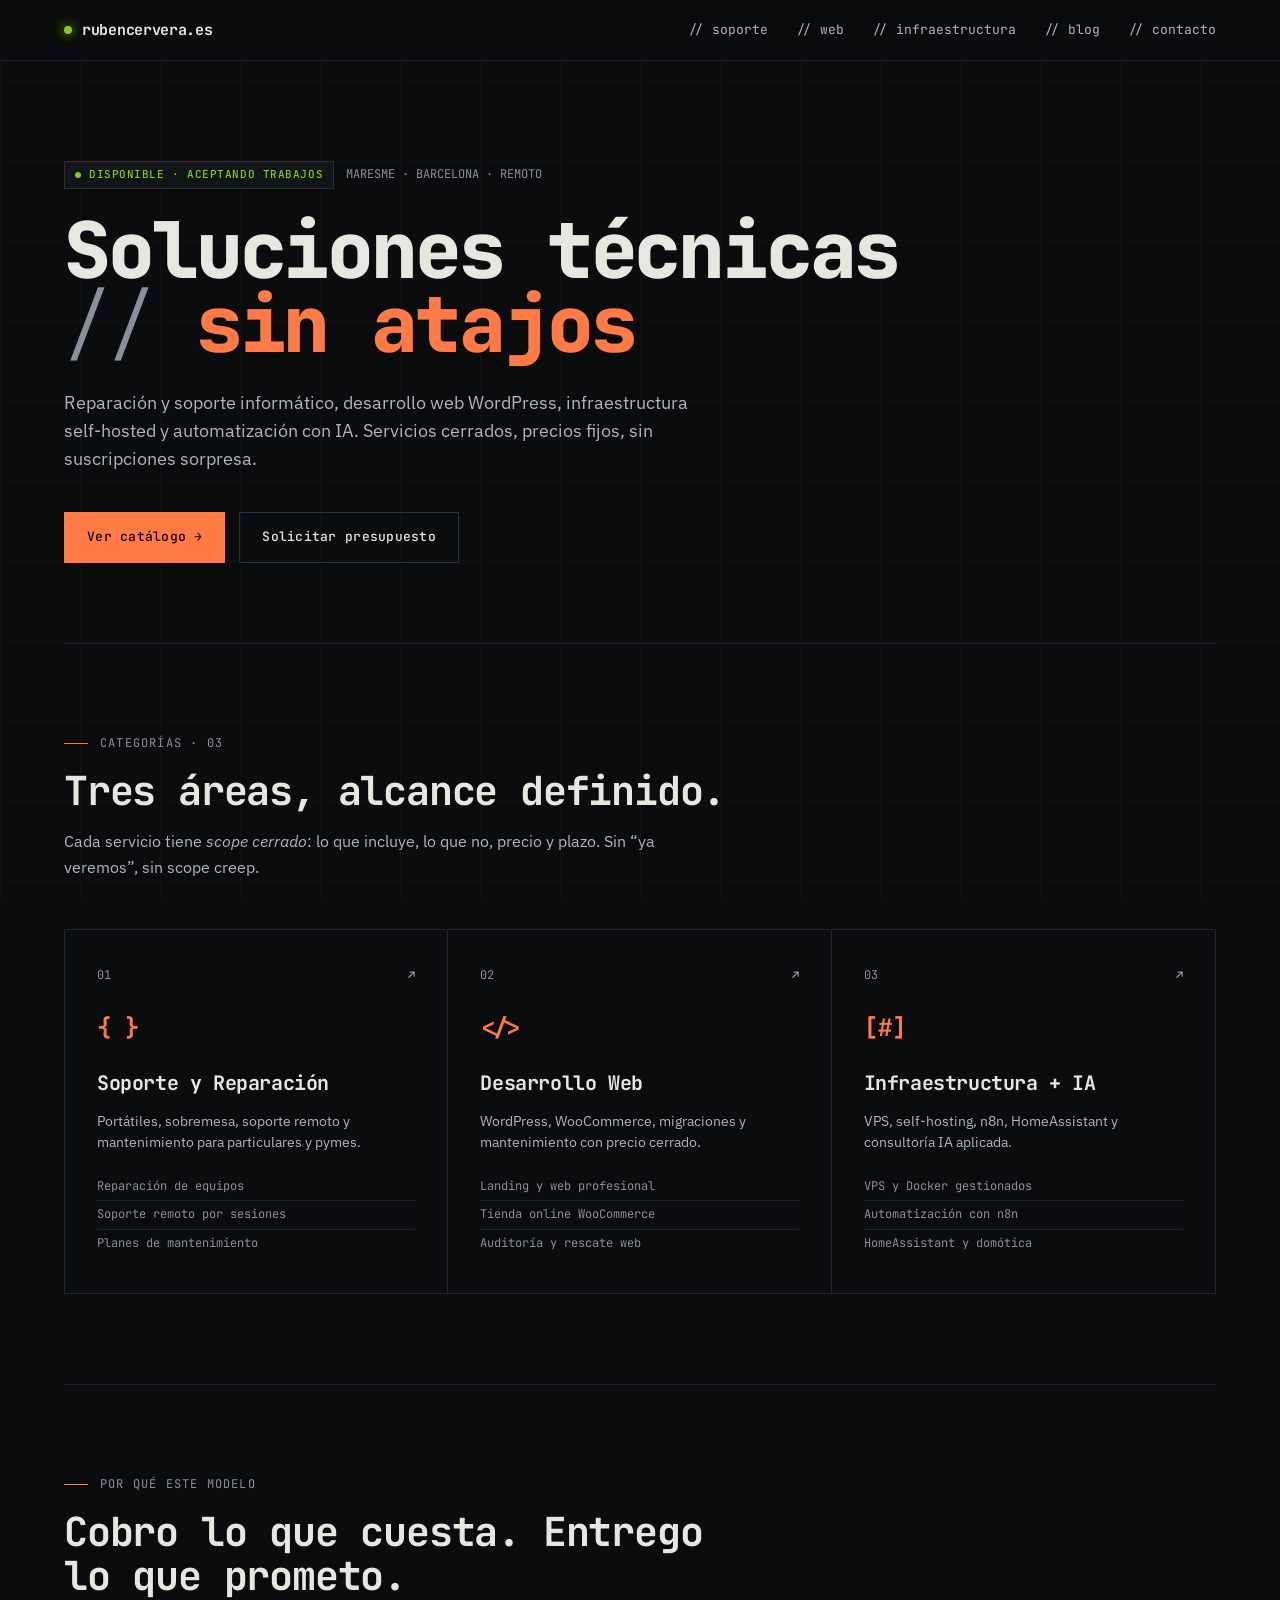
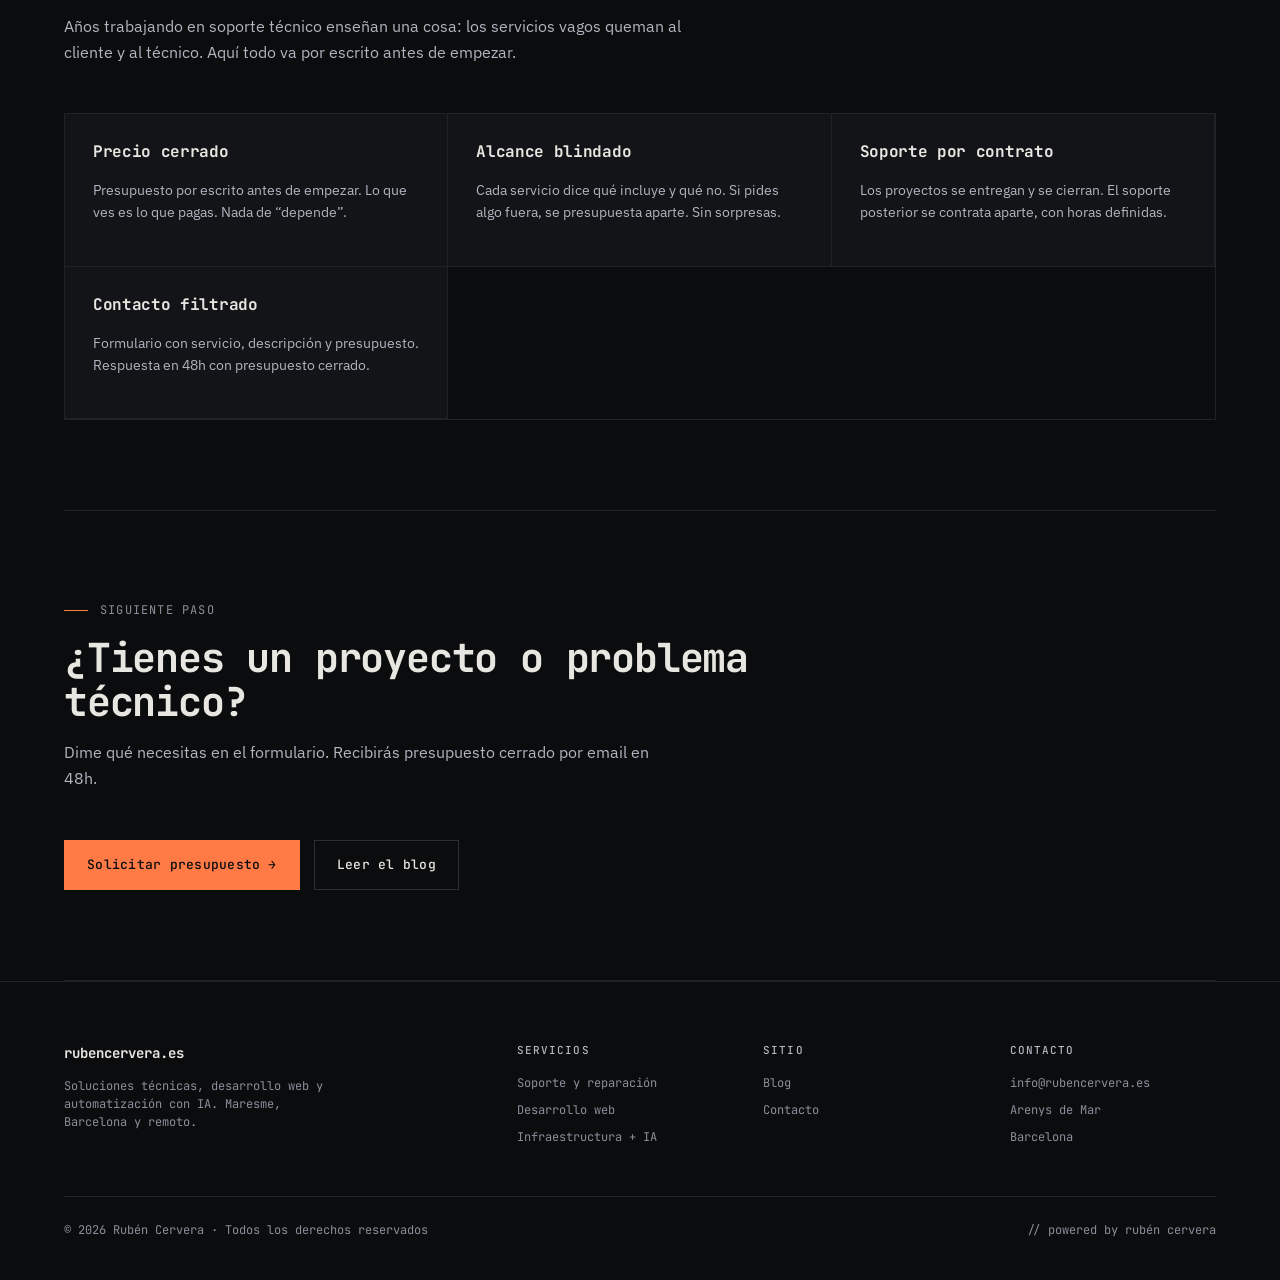
<file: index.html>
<!DOCTYPE html>
<html lang="es">
<head>
  <meta charset="UTF-8">
  <meta name="viewport" content="width=device-width, initial-scale=1.0">

  <!-- PRIMARY META -->
  <title>Rubén Cervera | Soluciones técnicas, desarrollo web y automatización IA · Maresme · Barcelona</title>
  <meta name="description" content="Servicios técnicos con precios cerrados: reparación y soporte informático, desarrollo web WordPress, infraestructura self-hosted, automatización con n8n y consultoría IA. Maresme, Barcelona y remoto.">
  <meta name="keywords" content="soporte informático Maresme, técnico informático Arenys de Mar, desarrollo web WordPress Barcelona, automatización n8n, HomeAssistant, consultoría IA">
  <meta name="author" content="Rubén Cervera">
  <meta name="robots" content="index, follow, max-image-preview:large">
  <link rel="canonical" href="https://rubencervera.es/">

  <!-- OPEN GRAPH -->
  <meta property="og:type" content="website">
  <meta property="og:url" content="https://rubencervera.es/">
  <meta property="og:title" content="Rubén Cervera · Soluciones técnicas sin atajos">
  <meta property="og:description" content="Reparación, desarrollo web, self-hosting, n8n e IA aplicada. Servicios cerrados, precios fijos, sin sorpresas.">
  <meta property="og:locale" content="es_ES">
  <meta property="og:site_name" content="Rubén Cervera">
  <meta property="og:image" content="https://rubencervera.es/og-image.jpg">

  <!-- TWITTER -->
  <meta name="twitter:card" content="summary_large_image">
  <meta name="twitter:title" content="Rubén Cervera · Soluciones técnicas">
  <meta name="twitter:description" content="Servicios técnicos con scope cerrado. Maresme, Barcelona, remoto.">

  <!-- FONTS -->
  <link rel="preconnect" href="https://fonts.googleapis.com">
  <link rel="preconnect" href="https://fonts.gstatic.com" crossorigin>
  <link href="https://fonts.googleapis.com/css2?family=JetBrains+Mono:wght@300;400;500;700;800&family=IBM+Plex+Sans:wght@300;400;500;600&display=swap" rel="stylesheet">

  <!-- STYLES -->
  <link rel="stylesheet" href="styles.css">

  <!-- JSON-LD: LocalBusiness -->
  <script type="application/ld+json">
  {
    "@context": "https://schema.org",
    "@type": "ProfessionalService",
    "@id": "https://rubencervera.es/#business",
    "name": "Rubén Cervera",
    "description": "Servicios técnicos, desarrollo web y automatización con IA",
    "url": "https://rubencervera.es/",
    "telephone": "+34670467504",
    "email": "info@rubencervera.es",
    "priceRange": "€€",
    "address": {
      "@type": "PostalAddress",
      "addressLocality": "Arenys de Mar",
      "addressRegion": "Barcelona",
      "addressCountry": "ES"
    },
    "areaServed": [
      {"@type": "Place", "name": "Maresme"},
      {"@type": "Place", "name": "Barcelona"},
      {"@type": "Place", "name": "Remoto"}
    ],
    "founder": {
      "@type": "Person",
      "name": "Rubén Cervera"
    },
    "sameAs": []
  }
  </script>

  <!-- JSON-LD: WebSite -->
  <script type="application/ld+json">
  {
    "@context": "https://schema.org",
    "@type": "WebSite",
    "url": "https://rubencervera.es/",
    "name": "Rubén Cervera",
    "inLanguage": "es-ES",
    "potentialAction": {
      "@type": "SearchAction",
      "target": "https://rubencervera.es/?s={search_term_string}",
      "query-input": "required name=search_term_string"
    }
  }
  </script>
</head>
<body>

  <nav class="site-nav" aria-label="Navegación principal">
    <div class="nav-inner">
      <a href="/" class="logo" aria-label="Rubén Cervera, inicio">
        <span class="logo-dot" aria-hidden="true"></span>
        rubencervera.es
      </a>
      <ul class="nav-links">
        <li><a href="/soporte/">// soporte</a></li>
        <li><a href="/desarrollo-web/">// web</a></li>
        <li><a href="/infraestructura-ia/">// infraestructura</a></li>
        <li><a href="/blog/">// blog</a></li>
        <li><a href="/contacto/">// contacto</a></li>
      </ul>
      <button class="nav-toggle" aria-label="Menú" aria-expanded="false">&#9776;</button>
    </div>
  </nav>

  <div class="container">

    <section class="hero" aria-labelledby="hero-title">
      <div class="hero-meta fade-in">
        <span class="status-pill">DISPONIBLE · ACEPTANDO TRABAJOS</span>
        <span>MARESME · BARCELONA · REMOTO</span>
      </div>
      <h1 id="hero-title" class="fade-in d1">
        Soluciones técnicas<br>
        <span class="slash">//</span> <span class="accent">sin atajos</span>
      </h1>
      <p class="hero-sub fade-in d2">
        Reparación y soporte informático, desarrollo web WordPress, infraestructura self-hosted y automatización con IA. Servicios cerrados, precios fijos, sin suscripciones sorpresa.
      </p>
      <div class="hero-actions fade-in d3">
        <a href="#categorias" class="btn btn-primary">
          Ver catálogo <span class="arrow">→</span>
        </a>
        <a href="/contacto/" class="btn">
          Solicitar presupuesto
        </a>
      </div>
    </section>

    <section class="section" id="categorias" aria-labelledby="cat-title">
      <div class="section-label">CATEGORÍAS · 03</div>
      <h2 id="cat-title" class="section-title">Tres áreas, alcance definido.</h2>
      <p class="section-sub">
        Cada servicio tiene <em>scope cerrado</em>: lo que incluye, lo que no, precio y plazo. Sin &ldquo;ya veremos&rdquo;, sin scope creep.
      </p>

      <div class="categories">
        <a href="/soporte/" class="category">
          <div class="cat-num"><span>01</span> <span class="cat-arrow">↗</span></div>
          <div class="cat-icon">{ }</div>
          <h3 class="cat-title">Soporte y Reparación</h3>
          <p class="cat-desc">Portátiles, sobremesa, soporte remoto y mantenimiento para particulares y pymes.</p>
          <ul class="cat-services">
            <li>Reparación de equipos</li>
            <li>Soporte remoto por sesiones</li>
            <li>Planes de mantenimiento</li>
          </ul>
        </a>
        <a href="/desarrollo-web/" class="category">
          <div class="cat-num"><span>02</span> <span class="cat-arrow">↗</span></div>
          <div class="cat-icon">&lt;/&gt;</div>
          <h3 class="cat-title">Desarrollo Web</h3>
          <p class="cat-desc">WordPress, WooCommerce, migraciones y mantenimiento con precio cerrado.</p>
          <ul class="cat-services">
            <li>Landing y web profesional</li>
            <li>Tienda online WooCommerce</li>
            <li>Auditoría y rescate web</li>
          </ul>
        </a>
        <a href="/infraestructura-ia/" class="category">
          <div class="cat-num"><span>03</span> <span class="cat-arrow">↗</span></div>
          <div class="cat-icon">[#]</div>
          <h3 class="cat-title">Infraestructura + IA</h3>
          <p class="cat-desc">VPS, self-hosting, n8n, HomeAssistant y consultoría IA aplicada.</p>
          <ul class="cat-services">
            <li>VPS y Docker gestionados</li>
            <li>Automatización con n8n</li>
            <li>HomeAssistant y domótica</li>
          </ul>
        </a>
      </div>
    </section>

    <section class="section" aria-labelledby="why-title">
      <div class="section-label">POR QUÉ ESTE MODELO</div>
      <h2 id="why-title" class="section-title">Cobro lo que cuesta. Entrego lo que prometo.</h2>
      <p class="section-sub">
        Años trabajando en soporte técnico enseñan una cosa: los servicios vagos queman al cliente y al técnico. Aquí todo va por escrito antes de empezar.
      </p>

      <div class="services-grid">
        <div class="service">
          <div class="service-header">
            <div class="service-name">Precio cerrado</div>
          </div>
          <div class="service-spec">
            <p style="font-size:14px;color:var(--text-dim);line-height:1.6;">Presupuesto por escrito antes de empezar. Lo que ves es lo que pagas. Nada de &ldquo;depende&rdquo;.</p>
          </div>
        </div>
        <div class="service">
          <div class="service-header">
            <div class="service-name">Alcance blindado</div>
          </div>
          <div class="service-spec">
            <p style="font-size:14px;color:var(--text-dim);line-height:1.6;">Cada servicio dice qué incluye y qué no. Si pides algo fuera, se presupuesta aparte. Sin sorpresas.</p>
          </div>
        </div>
        <div class="service">
          <div class="service-header">
            <div class="service-name">Soporte por contrato</div>
          </div>
          <div class="service-spec">
            <p style="font-size:14px;color:var(--text-dim);line-height:1.6;">Los proyectos se entregan y se cierran. El soporte posterior se contrata aparte, con horas definidas.</p>
          </div>
        </div>
        <div class="service">
          <div class="service-header">
            <div class="service-name">Contacto filtrado</div>
          </div>
          <div class="service-spec">
            <p style="font-size:14px;color:var(--text-dim);line-height:1.6;">Formulario con servicio, descripción y presupuesto. Respuesta en 48h con presupuesto cerrado.</p>
          </div>
        </div>
      </div>
    </section>

    <section class="section" aria-labelledby="cta-title">
      <div class="section-label">SIGUIENTE PASO</div>
      <h2 id="cta-title" class="section-title">¿Tienes un proyecto o problema técnico?</h2>
      <p class="section-sub">
        Dime qué necesitas en el formulario. Recibirás presupuesto cerrado por email en 48h.
      </p>
      <div class="hero-actions">
        <a href="/contacto/" class="btn btn-primary">Solicitar presupuesto <span class="arrow">→</span></a>
        <a href="/blog/" class="btn">Leer el blog</a>
      </div>
    </section>

  </div>

  <footer class="site-footer">
    <div class="container">
      <div class="footer-grid">
        <div class="footer-col">
          <div class="footer-brand">rubencervera.es</div>
          <div class="footer-brand-desc">Soluciones técnicas, desarrollo web y automatización con IA. Maresme, Barcelona y remoto.</div>
        </div>
        <div class="footer-col">
          <h4>SERVICIOS</h4>
          <ul>
            <li><a href="/soporte/">Soporte y reparación</a></li>
            <li><a href="/desarrollo-web/">Desarrollo web</a></li>
            <li><a href="/infraestructura-ia/">Infraestructura + IA</a></li>
          </ul>
        </div>
        <div class="footer-col">
          <h4>SITIO</h4>
          <ul>
            <li><a href="/blog/">Blog</a></li>
            <li><a href="/contacto/">Contacto</a></li>
          </ul>
        </div>
        <div class="footer-col">
          <h4>CONTACTO</h4>
          <ul>
            <li><a href="mailto:info@rubencervera.es">info@rubencervera.es</a></li>
            <li>Arenys de Mar</li>
            <li>Barcelona</li>
          </ul>
        </div>
      </div>
      <div class="footer-bottom">
        <div>© 2026 Rubén Cervera · Todos los derechos reservados</div>
        <div>// powered by rubén cervera</div>
      </div>
    </div>
  </footer>


<script>
(function(){
  var btn = document.querySelector('.nav-toggle');
  var links = document.querySelector('.nav-links');
  if(!btn || !links) return;
  btn.addEventListener('click', function(){
    var open = links.classList.toggle('open');
    btn.setAttribute('aria-expanded', open);
    btn.innerHTML = open ? '&#10005;' : '&#9776;';
  });
  document.addEventListener('click', function(e){
    if(!e.target.closest('nav')) {
      links.classList.remove('open');
      btn.setAttribute('aria-expanded','false');
      btn.innerHTML = '&#9776;';
    }
  });
})();
</script>
</body>
</html>
</file>
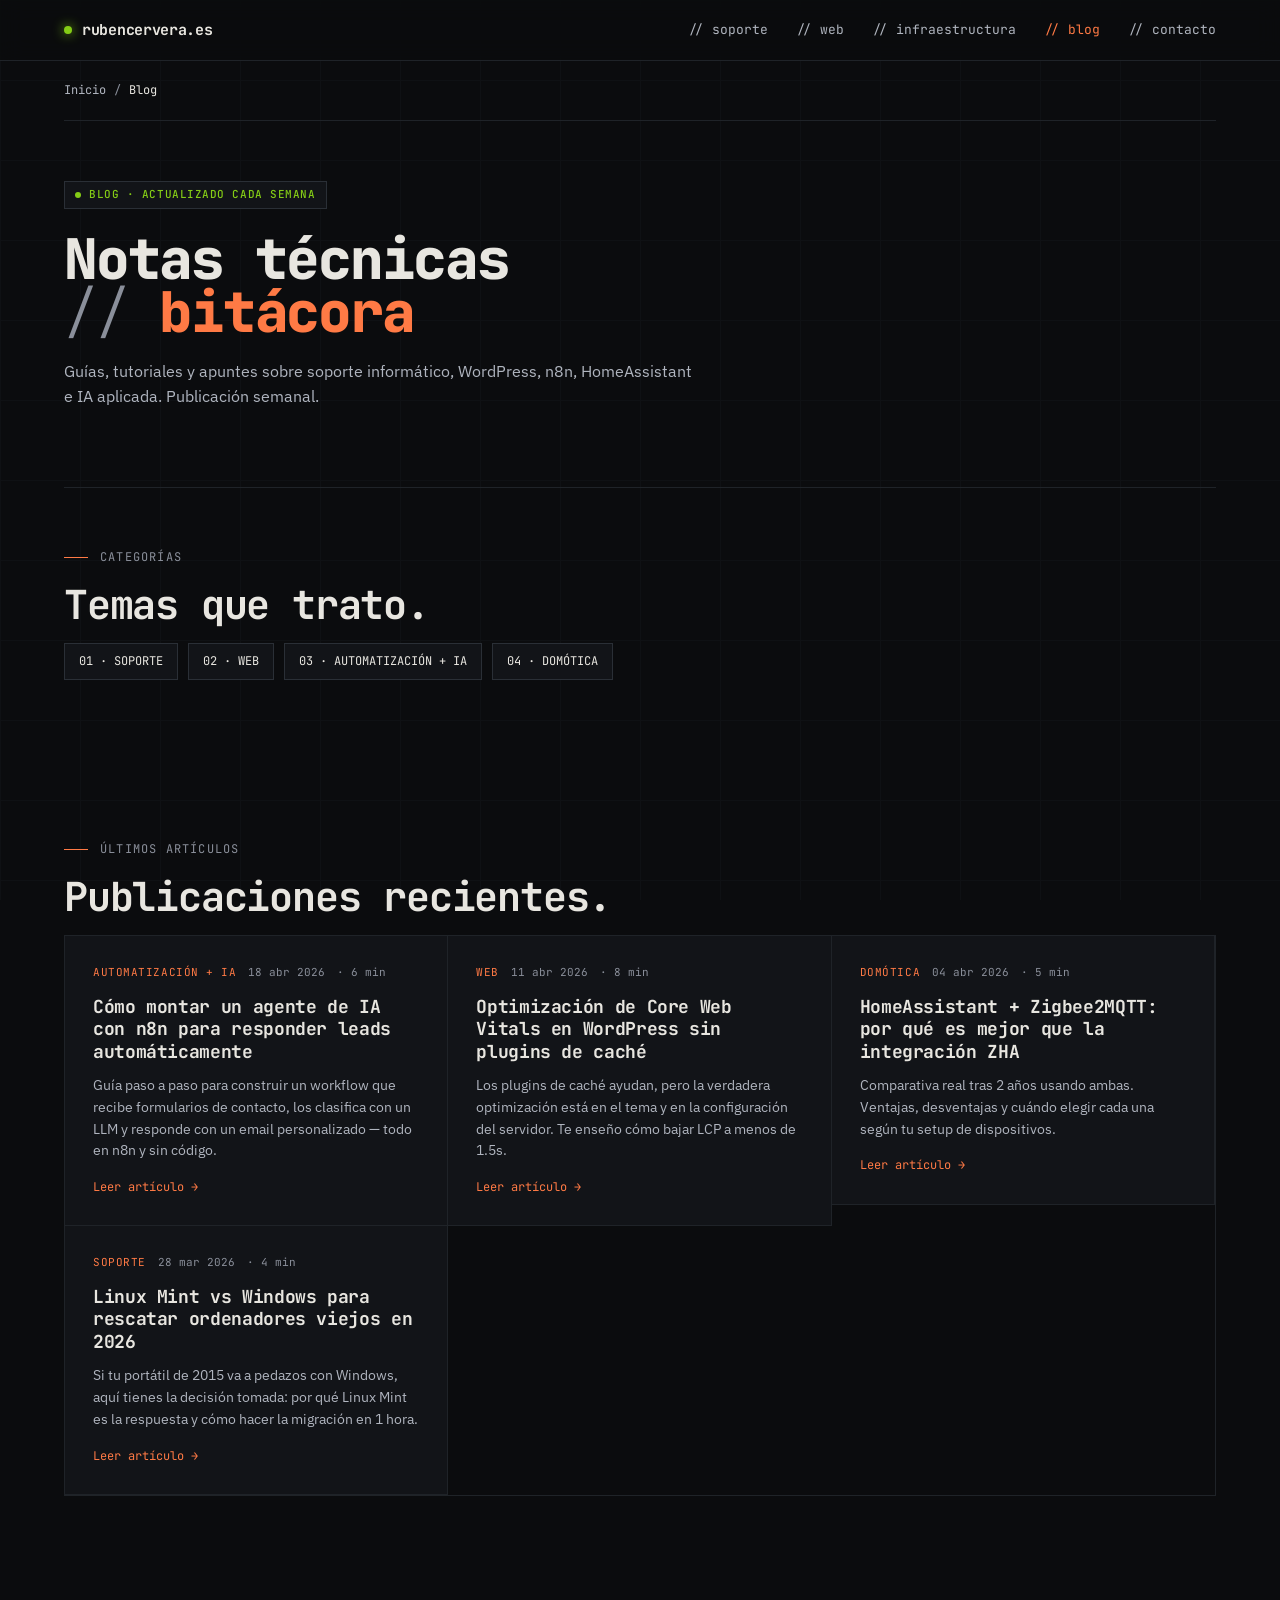
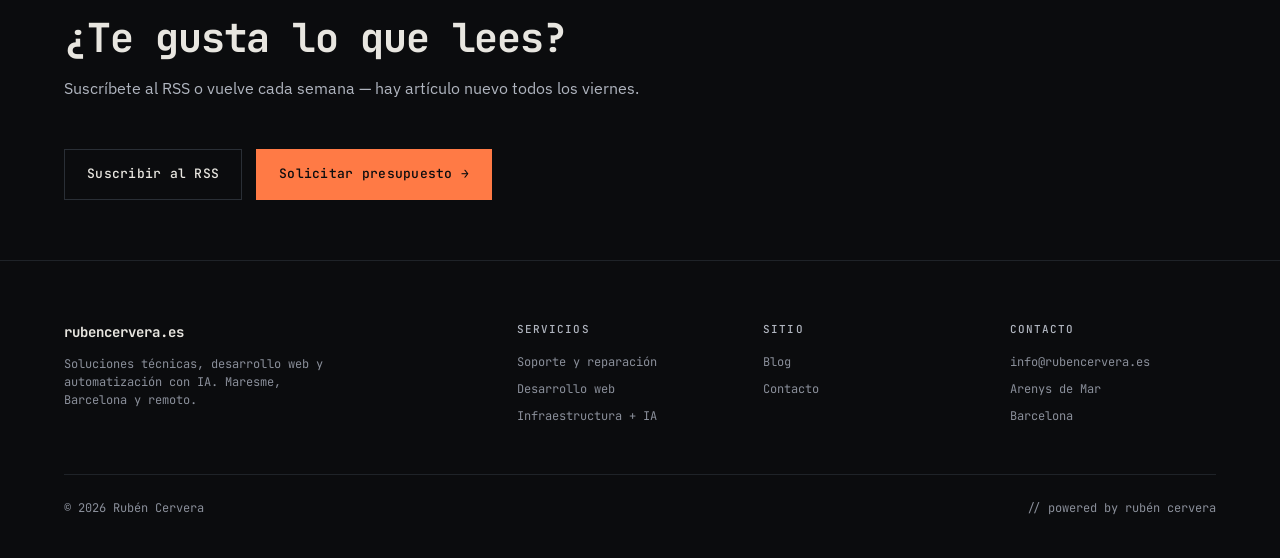
<file: blog.html>
<!DOCTYPE html>
<html lang="es">
<head>
  <meta charset="UTF-8">
  <meta name="viewport" content="width=device-width, initial-scale=1.0">

  <title>Blog técnico · Soporte, desarrollo web y automatización IA | Rubén Cervera</title>
  <meta name="description" content="Artículos técnicos sobre soporte informático, desarrollo web WordPress, automatización con n8n, HomeAssistant e IA aplicada. Actualizado cada semana.">
  <meta name="keywords" content="blog automatización, tutorial n8n, guías WordPress, HomeAssistant tutoriales, IA aplicada pymes">
  <meta name="robots" content="index, follow, max-image-preview:large">
  <link rel="canonical" href="https://rubencervera.es/blog/">

  <meta property="og:type" content="website">
  <meta property="og:url" content="https://rubencervera.es/blog/">
  <meta property="og:title" content="Blog técnico · Rubén Cervera">
  <meta property="og:description" content="Guías y tutoriales sobre soporte, web, automatización e IA.">
  <meta property="og:locale" content="es_ES">

  <!-- RSS / Atom feeds -->
  <link rel="alternate" type="application/rss+xml" title="Rubén Cervera Blog RSS" href="https://rubencervera.es/feed/">

  <link rel="preconnect" href="https://fonts.googleapis.com">
  <link rel="preconnect" href="https://fonts.gstatic.com" crossorigin>
  <link href="https://fonts.googleapis.com/css2?family=JetBrains+Mono:wght@300;400;500;700;800&family=IBM+Plex+Sans:wght@300;400;500;600&display=swap" rel="stylesheet">
  <link rel="stylesheet" href="styles.css">

  <script type="application/ld+json">
  {
    "@context": "https://schema.org",
    "@type": "Blog",
    "@id": "https://rubencervera.es/blog/",
    "name": "Blog técnico · Rubén Cervera",
    "description": "Guías y tutoriales sobre soporte, desarrollo web, automatización e IA aplicada.",
    "url": "https://rubencervera.es/blog/",
    "publisher": {"@type": "ProfessionalService", "name": "Rubén Cervera", "url": "https://rubencervera.es/"},
    "inLanguage": "es-ES"
  }
  </script>

  <script type="application/ld+json">
  {
    "@context": "https://schema.org",
    "@type": "BreadcrumbList",
    "itemListElement": [
      {"@type": "ListItem", "position": 1, "name": "Inicio", "item": "https://rubencervera.es/"},
      {"@type": "ListItem", "position": 2, "name": "Blog", "item": "https://rubencervera.es/blog/"}
    ]
  }
  </script>
</head>
<body>

  <nav class="site-nav" aria-label="Navegación principal">
    <div class="nav-inner">
      <a href="/" class="logo"><span class="logo-dot"></span>rubencervera.es</a>
      <ul class="nav-links">
        <li><a href="/soporte/">// soporte</a></li>
        <li><a href="/desarrollo-web/">// web</a></li>
        <li><a href="/infraestructura-ia/">// infraestructura</a></li>
        <li><a href="/blog/" aria-current="page">// blog</a></li>
        <li><a href="/contacto/">// contacto</a></li>
      </ul>
      <button class="nav-toggle" aria-label="Menú" aria-expanded="false">&#9776;</button>
    </div>
  </nav>

  <div class="container">

    <nav class="breadcrumbs" aria-label="Migas de pan">
      <ol>
        <li><a href="/">Inicio</a></li>
        <li aria-current="page">Blog</li>
      </ol>
    </nav>

    <section class="hero hero-sm">
      <div class="hero-meta fade-in">
        <span class="status-pill">BLOG · ACTUALIZADO CADA SEMANA</span>
      </div>
      <h1 class="fade-in d1">
        Notas técnicas<br>
        <span class="slash">//</span> <span class="accent">bitácora</span>
      </h1>
      <p class="hero-sub fade-in d2">
        Guías, tutoriales y apuntes sobre soporte informático, WordPress, n8n, HomeAssistant e IA aplicada. Publicación semanal.
      </p>
    </section>

    <section class="section-sm">
      <div class="section-label">CATEGORÍAS</div>
      <h2 class="section-title">Temas que trato.</h2>

      <!--
        NOTA WORDPRESS: las categorías de abajo deben mapear 1:1
        a Categorías de WordPress con los mismos slugs:
        - soporte-tecnico
        - desarrollo-web
        - automatizacion-ia
        - domotica
      -->
      <div style="display:flex;gap:10px;flex-wrap:wrap;margin-bottom:40px;">
        <a href="/blog/categoria/soporte-tecnico/" style="padding:8px 14px;border:1px solid var(--border-bright);font-family:var(--mono);font-size:12px;text-decoration:none;color:var(--text);background:var(--surface);">01 · SOPORTE</a>
        <a href="/blog/categoria/desarrollo-web/" style="padding:8px 14px;border:1px solid var(--border-bright);font-family:var(--mono);font-size:12px;text-decoration:none;color:var(--text);background:var(--surface);">02 · WEB</a>
        <a href="/blog/categoria/automatizacion-ia/" style="padding:8px 14px;border:1px solid var(--border-bright);font-family:var(--mono);font-size:12px;text-decoration:none;color:var(--text);background:var(--surface);">03 · AUTOMATIZACIÓN + IA</a>
        <a href="/blog/categoria/domotica/" style="padding:8px 14px;border:1px solid var(--border-bright);font-family:var(--mono);font-size:12px;text-decoration:none;color:var(--text);background:var(--surface);">04 · DOMÓTICA</a>
      </div>
    </section>

    <section class="section-sm">
      <div class="section-label">ÚLTIMOS ARTÍCULOS</div>
      <h2 class="section-title">Publicaciones recientes.</h2>

      <!--
        NOTA WORDPRESS: este loop se reemplaza por WP_Query.
        Este HTML es la estructura base de cada .blog-card para que
        el workflow automatizado y el tema de WordPress respeten el markup.
      -->
      <div class="blog-grid">

        <article>
          <a href="/blog/ejemplo-post/" class="blog-card">
            <div class="blog-meta">
              <span class="blog-category">AUTOMATIZACIÓN + IA</span>
              <time datetime="2026-04-18">18 abr 2026</time>
              <span>· 6 min</span>
            </div>
            <h3 class="blog-title">Cómo montar un agente de IA con n8n para responder leads automáticamente</h3>
            <p class="blog-excerpt">Guía paso a paso para construir un workflow que recibe formularios de contacto, los clasifica con un LLM y responde con un email personalizado — todo en n8n y sin código.</p>
            <div class="blog-readmore">Leer artículo →</div>
          </a>
        </article>

        <article>
          <a href="/blog/ejemplo-post-2/" class="blog-card">
            <div class="blog-meta">
              <span class="blog-category">WEB</span>
              <time datetime="2026-04-11">11 abr 2026</time>
              <span>· 8 min</span>
            </div>
            <h3 class="blog-title">Optimización de Core Web Vitals en WordPress sin plugins de caché</h3>
            <p class="blog-excerpt">Los plugins de caché ayudan, pero la verdadera optimización está en el tema y en la configuración del servidor. Te enseño cómo bajar LCP a menos de 1.5s.</p>
            <div class="blog-readmore">Leer artículo →</div>
          </a>
        </article>

        <article>
          <a href="/blog/ejemplo-post-3/" class="blog-card">
            <div class="blog-meta">
              <span class="blog-category">DOMÓTICA</span>
              <time datetime="2026-04-04">04 abr 2026</time>
              <span>· 5 min</span>
            </div>
            <h3 class="blog-title">HomeAssistant + Zigbee2MQTT: por qué es mejor que la integración ZHA</h3>
            <p class="blog-excerpt">Comparativa real tras 2 años usando ambas. Ventajas, desventajas y cuándo elegir cada una según tu setup de dispositivos.</p>
            <div class="blog-readmore">Leer artículo →</div>
          </a>
        </article>

        <article>
          <a href="/blog/ejemplo-post-4/" class="blog-card">
            <div class="blog-meta">
              <span class="blog-category">SOPORTE</span>
              <time datetime="2026-03-28">28 mar 2026</time>
              <span>· 4 min</span>
            </div>
            <h3 class="blog-title">Linux Mint vs Windows para rescatar ordenadores viejos en 2026</h3>
            <p class="blog-excerpt">Si tu portátil de 2015 va a pedazos con Windows, aquí tienes la decisión tomada: por qué Linux Mint es la respuesta y cómo hacer la migración en 1 hora.</p>
            <div class="blog-readmore">Leer artículo →</div>
          </a>
        </article>

      </div>
    </section>

    <section class="section-sm">
      <h2 class="section-title">¿Te gusta lo que lees?</h2>
      <p class="section-sub">Suscríbete al RSS o vuelve cada semana — hay artículo nuevo todos los viernes.</p>
      <div style="display:flex;gap:14px;flex-wrap:wrap;">
        <a href="/feed/" class="btn">Suscribir al RSS</a>
        <a href="/contacto/" class="btn btn-primary">Solicitar presupuesto <span class="arrow">→</span></a>
      </div>
    </section>

  </div>

  <footer class="site-footer">
    <div class="container">
      <div class="footer-grid">
        <div class="footer-col">
          <div class="footer-brand">rubencervera.es</div>
          <div class="footer-brand-desc">Soluciones técnicas, desarrollo web y automatización con IA. Maresme, Barcelona y remoto.</div>
        </div>
        <div class="footer-col">
          <h4>SERVICIOS</h4>
          <ul>
            <li><a href="/soporte/">Soporte y reparación</a></li>
            <li><a href="/desarrollo-web/">Desarrollo web</a></li>
            <li><a href="/infraestructura-ia/">Infraestructura + IA</a></li>
          </ul>
        </div>
        <div class="footer-col">
          <h4>SITIO</h4>
          <ul>
            <li><a href="/blog/">Blog</a></li>
            <li><a href="/contacto/">Contacto</a></li>
          </ul>
        </div>
        <div class="footer-col">
          <h4>CONTACTO</h4>
          <ul>
            <li><a href="mailto:info@rubencervera.es">info@rubencervera.es</a></li>
            <li>Arenys de Mar</li>
            <li>Barcelona</li>
          </ul>
        </div>
      </div>
      <div class="footer-bottom">
        <div>© 2026 Rubén Cervera</div>
        <div>// powered by rubén cervera</div>
      </div>
    </div>
  </footer>


<script>
(function(){
  var btn = document.querySelector('.nav-toggle');
  var links = document.querySelector('.nav-links');
  if(!btn || !links) return;
  btn.addEventListener('click', function(){
    var open = links.classList.toggle('open');
    btn.setAttribute('aria-expanded', open);
    btn.innerHTML = open ? '&#10005;' : '&#9776;';
  });
  document.addEventListener('click', function(e){
    if(!e.target.closest('nav')) {
      links.classList.remove('open');
      btn.setAttribute('aria-expanded','false');
      btn.innerHTML = '&#9776;';
    }
  });
})();
</script>
</body>
</html>
</file>
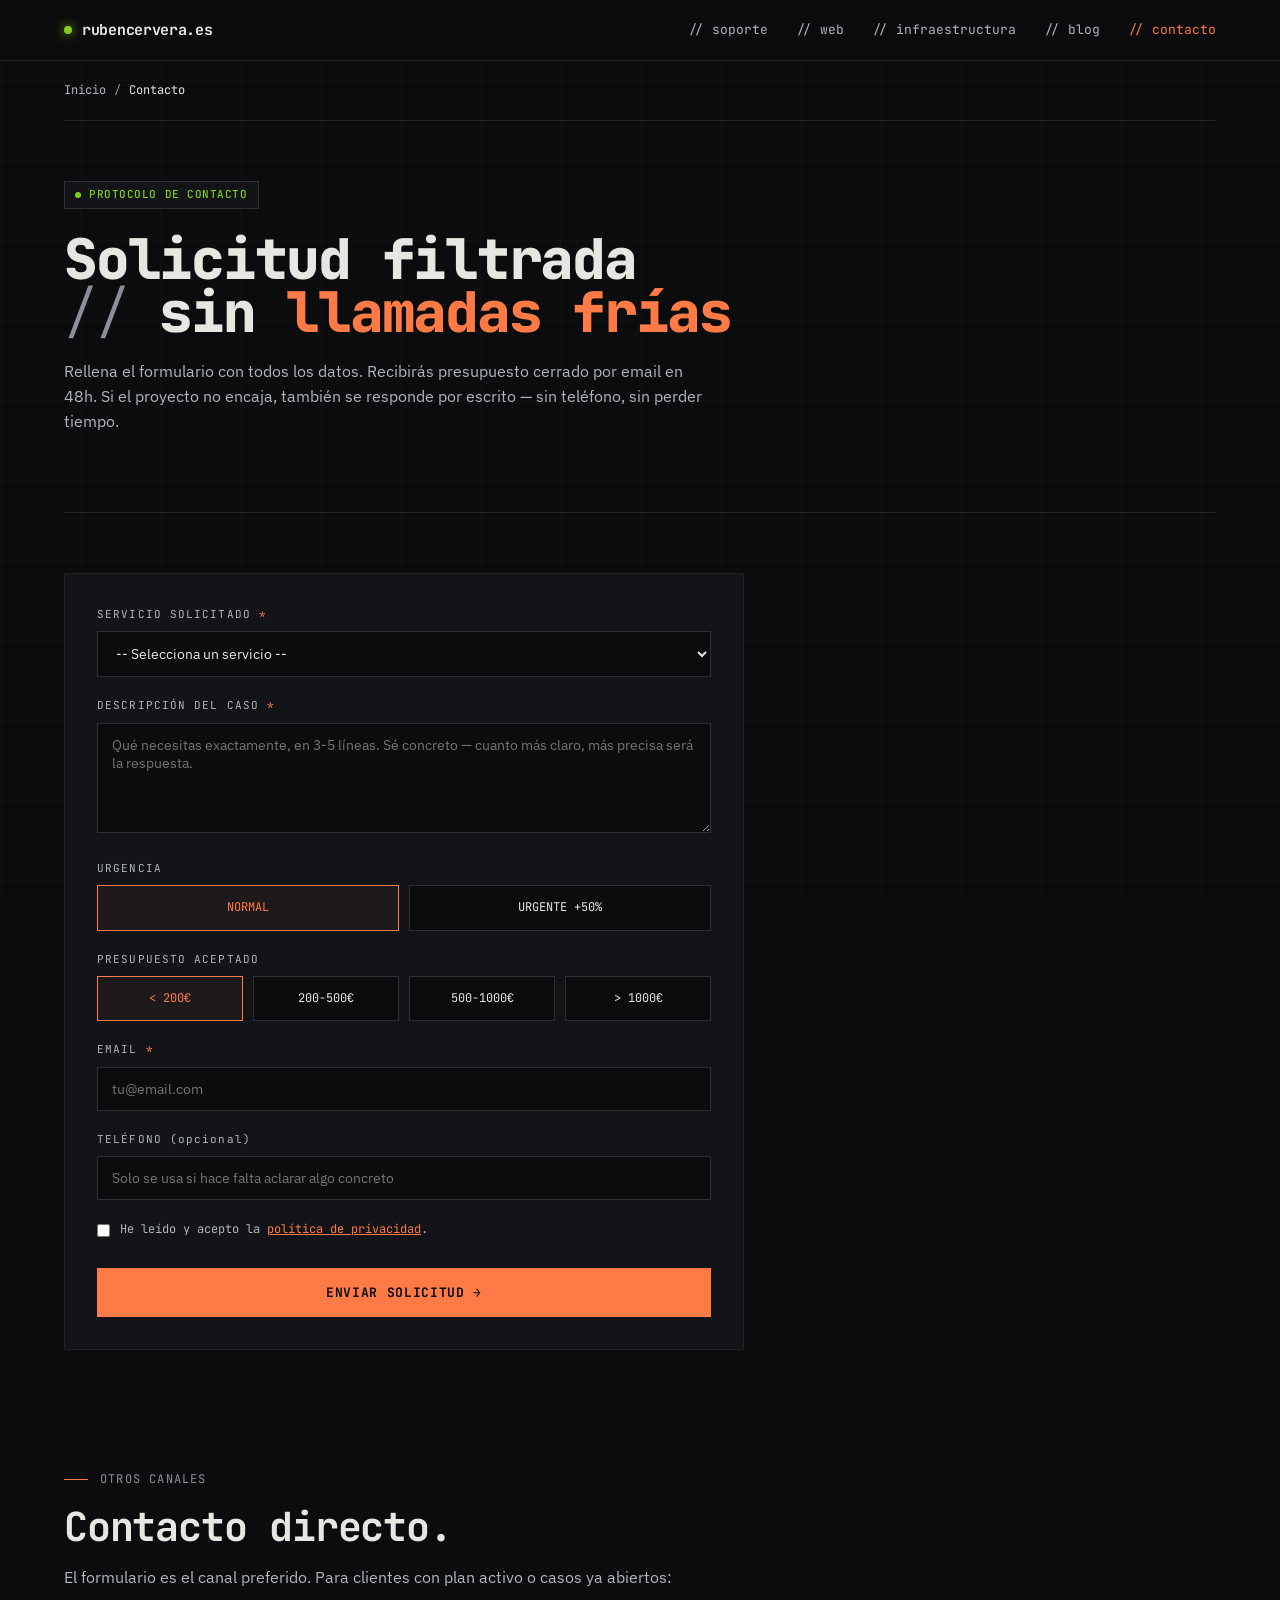
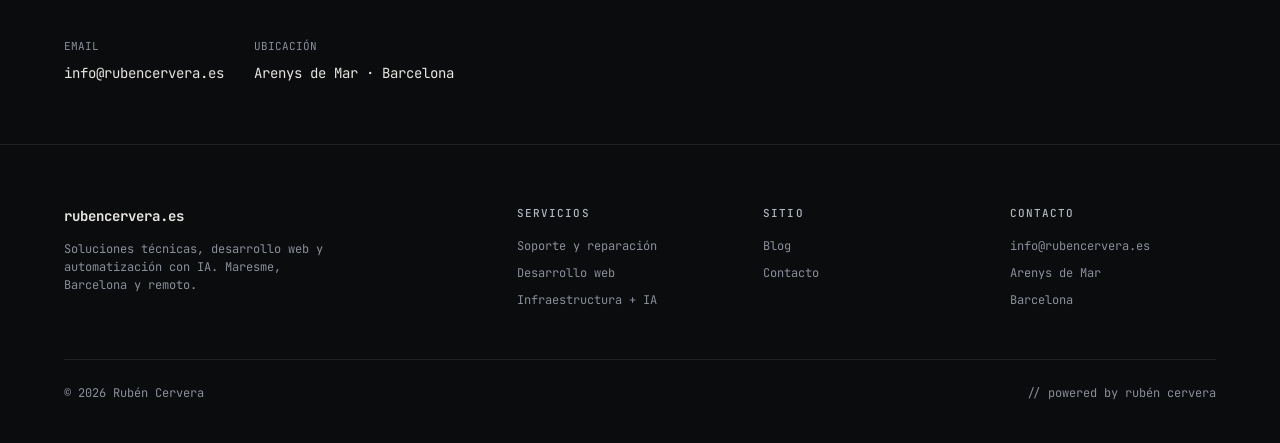
<file: contacto.html>
<!DOCTYPE html>
<html lang="es">
<head>
  <meta charset="UTF-8">
  <meta name="viewport" content="width=device-width, initial-scale=1.0">

  <title>Contacto · Solicitar presupuesto técnico | Rubén Cervera</title>
  <meta name="description" content="Solicita presupuesto cerrado para soporte técnico, desarrollo web o automatización. Respuesta por email en 48h. Sin llamadas frías ni cotizaciones abiertas.">
  <meta name="robots" content="index, follow">
  <link rel="canonical" href="https://rubencervera.es/contacto/">

  <meta property="og:type" content="website">
  <meta property="og:url" content="https://rubencervera.es/contacto/">
  <meta property="og:title" content="Contacto · Rubén Cervera">
  <meta property="og:description" content="Solicita presupuesto cerrado. Respuesta en 48h por email.">
  <meta property="og:locale" content="es_ES">

  <link rel="preconnect" href="https://fonts.googleapis.com">
  <link rel="preconnect" href="https://fonts.gstatic.com" crossorigin>
  <link href="https://fonts.googleapis.com/css2?family=JetBrains+Mono:wght@300;400;500;700;800&family=IBM+Plex+Sans:wght@300;400;500;600&display=swap" rel="stylesheet">
  <link rel="stylesheet" href="styles.css">

  <script type="application/ld+json">
  {
    "@context": "https://schema.org",
    "@type": "ContactPage",
    "url": "https://rubencervera.es/contacto/",
    "mainEntity": {
      "@type": "ProfessionalService",
      "name": "Rubén Cervera",
      "email": "info@rubencervera.es",
      "telephone": "+34670467504",
      "address": {"@type": "PostalAddress", "addressLocality": "Arenys de Mar", "addressRegion": "Barcelona", "addressCountry": "ES"}
    }
  }
  </script>

  <script type="application/ld+json">
  {
    "@context": "https://schema.org",
    "@type": "BreadcrumbList",
    "itemListElement": [
      {"@type": "ListItem", "position": 1, "name": "Inicio", "item": "https://rubencervera.es/"},
      {"@type": "ListItem", "position": 2, "name": "Contacto", "item": "https://rubencervera.es/contacto/"}
    ]
  }
  </script>
</head>
<body>

  <nav class="site-nav" aria-label="Navegación principal">
    <div class="nav-inner">
      <a href="/" class="logo"><span class="logo-dot"></span>rubencervera.es</a>
      <ul class="nav-links">
        <li><a href="/soporte/">// soporte</a></li>
        <li><a href="/desarrollo-web/">// web</a></li>
        <li><a href="/infraestructura-ia/">// infraestructura</a></li>
        <li><a href="/blog/">// blog</a></li>
        <li><a href="/contacto/" aria-current="page">// contacto</a></li>
      </ul>
      <button class="nav-toggle" aria-label="Menú" aria-expanded="false">&#9776;</button>
    </div>
  </nav>

  <div class="container">

    <nav class="breadcrumbs" aria-label="Migas de pan">
      <ol>
        <li><a href="/">Inicio</a></li>
        <li aria-current="page">Contacto</li>
      </ol>
    </nav>

    <section class="hero hero-sm">
      <div class="hero-meta fade-in">
        <span class="status-pill">PROTOCOLO DE CONTACTO</span>
      </div>
      <h1 class="fade-in d1">
        Solicitud filtrada<br>
        <span class="slash">//</span> sin <span class="accent">llamadas frías</span>
      </h1>
      <p class="hero-sub fade-in d2">
        Rellena el formulario con todos los datos. Recibirás presupuesto cerrado por email en 48h. Si el proyecto no encaja, también se responde por escrito — sin teléfono, sin perder tiempo.
      </p>
    </section>

    <section class="section-sm">
      <div class="contact-wrap">
        <form class="form" action="#" method="post" onsubmit="event.preventDefault(); this.querySelector('.form-submit').textContent='// Solicitud enviada (demo)';">

          <div class="form-row">
            <label class="form-label" for="servicio">SERVICIO SOLICITADO <span class="req">*</span></label>
            <select id="servicio" name="servicio" class="form-select" required>
              <option value="">-- Selecciona un servicio --</option>
              <optgroup label="01 · Soporte y reparación">
                <option>Diagnóstico y presupuesto</option>
                <option>Limpieza y mantenimiento físico</option>
                <option>Instalación de sistema operativo</option>
                <option>Ampliación RAM / SSD</option>
                <option>Soporte remoto · Express 30 min</option>
                <option>Soporte remoto · Estándar 60 min</option>
                <option>Bono 3 sesiones</option>
                <option>Plan Mantenimiento Hogar</option>
                <option>Plan Mantenimiento Profesional</option>
              </optgroup>
              <optgroup label="02 · Desarrollo web">
                <option>Landing / Web personal</option>
                <option>Web profesional 6 páginas</option>
                <option>Tienda online WooCommerce</option>
                <option>Auditoría web existente</option>
                <option>Rescate / Migración web</option>
                <option>Mantenimiento web Básico</option>
                <option>Mantenimiento web Pro</option>
              </optgroup>
              <optgroup label="03 · Infraestructura + IA">
                <option>Montaje VPS</option>
                <option>Stack self-hosted a medida</option>
                <option>Pack n8n · 3 automatizaciones</option>
                <option>Pack n8n · 7 automatizaciones</option>
                <option>Workflow n8n individual</option>
                <option>HomeAssistant · Instalación base</option>
                <option>HomeAssistant · Ampliación</option>
                <option>Auditoría de automatización</option>
                <option>Consultoría IA aplicada</option>
              </optgroup>
              <option>No lo sé — necesito orientación</option>
            </select>
          </div>

          <div class="form-row">
            <label class="form-label" for="descripcion">DESCRIPCIÓN DEL CASO <span class="req">*</span></label>
            <textarea id="descripcion" name="descripcion" class="form-textarea" required placeholder="Qué necesitas exactamente, en 3-5 líneas. Sé concreto — cuanto más claro, más precisa será la respuesta."></textarea>
          </div>

          <div class="form-row">
            <label class="form-label">URGENCIA</label>
            <div class="form-radios">
              <label><input type="radio" name="urgencia" value="normal" checked><span>NORMAL</span></label>
              <label><input type="radio" name="urgencia" value="urgente"><span>URGENTE +50%</span></label>
            </div>
          </div>

          <div class="form-row">
            <label class="form-label">PRESUPUESTO ACEPTADO</label>
            <div class="form-radios">
              <label><input type="radio" name="ppto" value="a" checked><span>&lt; 200€</span></label>
              <label><input type="radio" name="ppto" value="b"><span>200-500€</span></label>
              <label><input type="radio" name="ppto" value="c"><span>500-1000€</span></label>
              <label><input type="radio" name="ppto" value="d"><span>&gt; 1000€</span></label>
            </div>
          </div>

          <div class="form-row">
            <label class="form-label" for="email">EMAIL <span class="req">*</span></label>
            <input id="email" name="email" class="form-input" type="email" required placeholder="tu@email.com">
          </div>

          <div class="form-row">
            <label class="form-label" for="telefono">TELÉFONO (opcional)</label>
            <input id="telefono" name="telefono" class="form-input" type="tel" placeholder="Solo se usa si hace falta aclarar algo concreto">
          </div>

          <div class="form-row">
            <label style="font-family:var(--mono);font-size:12px;color:var(--text-dim);display:flex;gap:10px;align-items:flex-start;cursor:pointer;">
              <input type="checkbox" required style="margin-top:4px;">
              <span>He leído y acepto la <a href="/politica-privacidad/" style="color:var(--accent);">política de privacidad</a>.</span>
            </label>
          </div>

          <button type="submit" class="form-submit">ENVIAR SOLICITUD →</button>

        </form>
      </div>
    </section>

    <section class="section-sm">
      <div class="section-label">OTROS CANALES</div>
      <h2 class="section-title">Contacto directo.</h2>
      <p class="section-sub">El formulario es el canal preferido. Para clientes con plan activo o casos ya abiertos:</p>
      <div style="display:flex;gap:30px;flex-wrap:wrap;font-family:var(--mono);font-size:14px;">
        <div>
          <div style="color:var(--text-faint);font-size:11px;margin-bottom:6px;">EMAIL</div>
          <a href="mailto:info@rubencervera.es" style="color:var(--text);text-decoration:none;">info@rubencervera.es</a>
        </div>
        <div>
          <div style="color:var(--text-faint);font-size:11px;margin-bottom:6px;">UBICACIÓN</div>
          <span>Arenys de Mar · Barcelona</span>
        </div>
      </div>
    </section>

  </div>

  <footer class="site-footer">
    <div class="container">
      <div class="footer-grid">
        <div class="footer-col">
          <div class="footer-brand">rubencervera.es</div>
          <div class="footer-brand-desc">Soluciones técnicas, desarrollo web y automatización con IA. Maresme, Barcelona y remoto.</div>
        </div>
        <div class="footer-col">
          <h4>SERVICIOS</h4>
          <ul>
            <li><a href="/soporte/">Soporte y reparación</a></li>
            <li><a href="/desarrollo-web/">Desarrollo web</a></li>
            <li><a href="/infraestructura-ia/">Infraestructura + IA</a></li>
          </ul>
        </div>
        <div class="footer-col">
          <h4>SITIO</h4>
          <ul>
            <li><a href="/blog/">Blog</a></li>
            <li><a href="/contacto/">Contacto</a></li>
          </ul>
        </div>
        <div class="footer-col">
          <h4>CONTACTO</h4>
          <ul>
            <li><a href="mailto:info@rubencervera.es">info@rubencervera.es</a></li>
            <li>Arenys de Mar</li>
            <li>Barcelona</li>
          </ul>
        </div>
      </div>
      <div class="footer-bottom">
        <div>© 2026 Rubén Cervera</div>
        <div>// powered by rubén cervera</div>
      </div>
    </div>
  </footer>

  <script>
    // Auto-select service from URL param (?s=soporte/web/infraestructura)
    const params = new URLSearchParams(location.search);
    const s = params.get('s');
    if (s) {
      const map = {soporte: '01 · Soporte y reparación', web: '02 · Desarrollo web', infraestructura: '03 · Infraestructura + IA'};
      const sel = document.getElementById('servicio');
      if (sel && map[s]) {
        const grp = [...sel.querySelectorAll('optgroup')].find(g => g.label === map[s]);
        if (grp) grp.querySelector('option').selected = true;
      }
    }
  </script>


<script>
(function(){
  var btn = document.querySelector('.nav-toggle');
  var links = document.querySelector('.nav-links');
  if(!btn || !links) return;
  btn.addEventListener('click', function(){
    var open = links.classList.toggle('open');
    btn.setAttribute('aria-expanded', open);
    btn.innerHTML = open ? '&#10005;' : '&#9776;';
  });
  document.addEventListener('click', function(e){
    if(!e.target.closest('nav')) {
      links.classList.remove('open');
      btn.setAttribute('aria-expanded','false');
      btn.innerHTML = '&#9776;';
    }
  });
})();
</script>
</body>
</html>
</file>
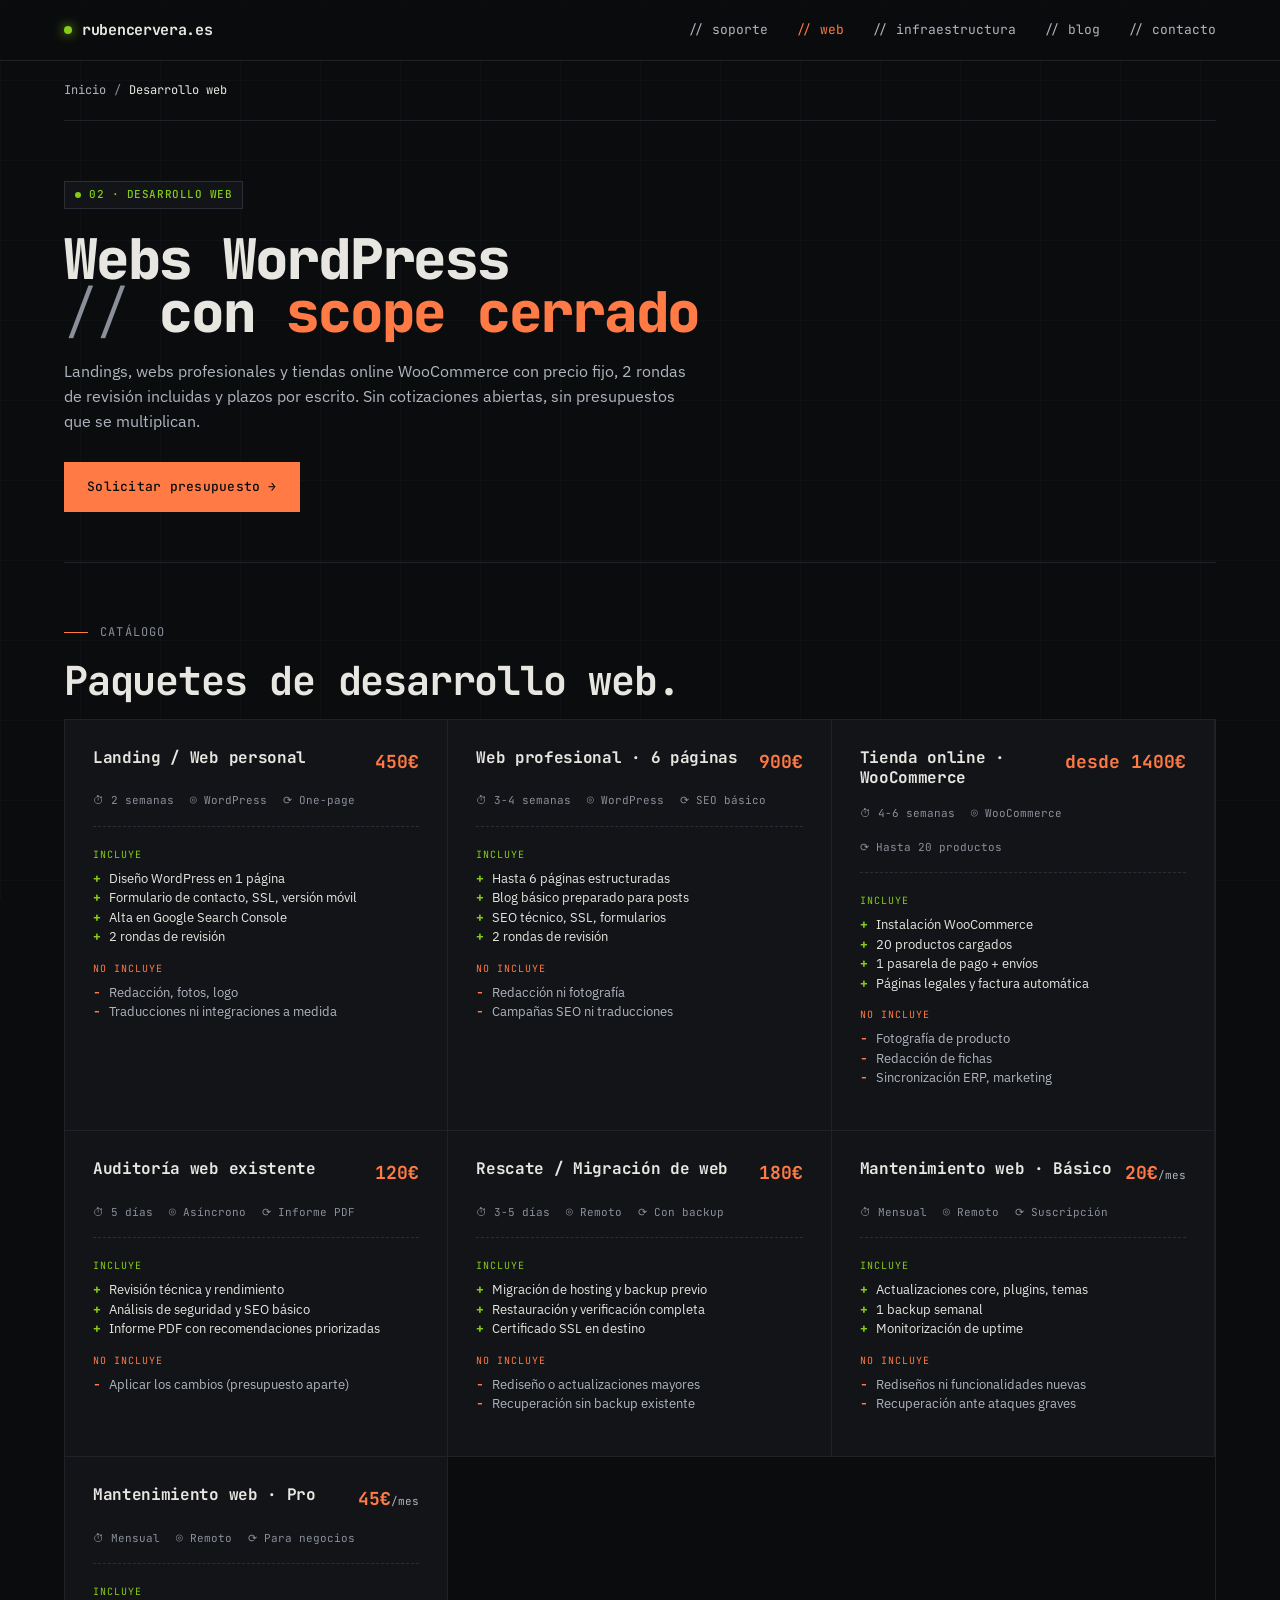
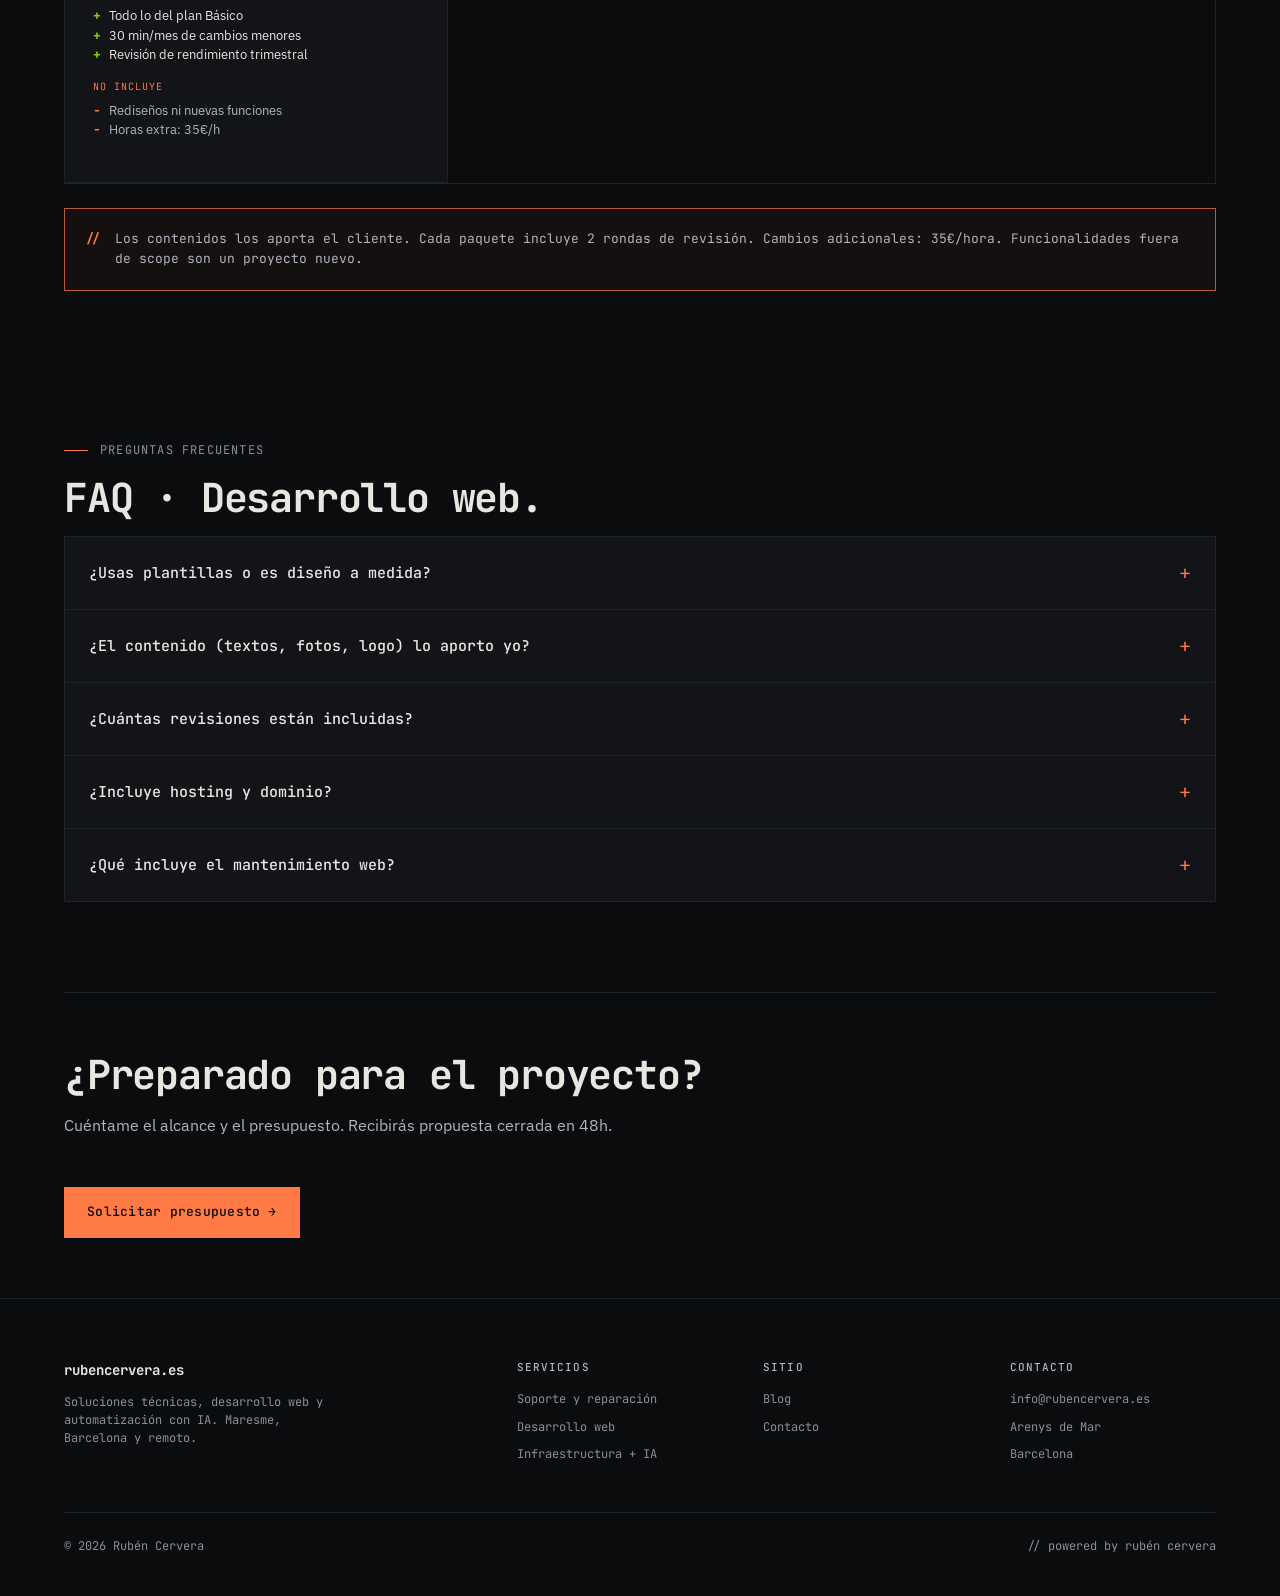
<file: desarrollo-web.html>
<!DOCTYPE html>
<html lang="es">
<head>
  <meta charset="UTF-8">
  <meta name="viewport" content="width=device-width, initial-scale=1.0">

  <title>Desarrollo web WordPress y WooCommerce con precio cerrado | Rubén Cervera</title>
  <meta name="description" content="Diseño y desarrollo web en WordPress y WooCommerce con presupuesto cerrado: landings, webs profesionales, tiendas online, auditorías y mantenimiento. Barcelona y remoto.">
  <meta name="keywords" content="desarrollo web WordPress, diseño web Barcelona, tienda online WooCommerce, auditoría web, mantenimiento WordPress Maresme">
  <meta name="robots" content="index, follow, max-image-preview:large">
  <link rel="canonical" href="https://rubencervera.es/desarrollo-web/">

  <meta property="og:type" content="website">
  <meta property="og:url" content="https://rubencervera.es/desarrollo-web/">
  <meta property="og:title" content="Desarrollo web WordPress con precio cerrado · Rubén Cervera">
  <meta property="og:description" content="Landings, webs profesionales y tiendas WooCommerce. Scope blindado, 2 rondas de revisión, entrega con plazo.">
  <meta property="og:locale" content="es_ES">

  <link rel="preconnect" href="https://fonts.googleapis.com">
  <link rel="preconnect" href="https://fonts.gstatic.com" crossorigin>
  <link href="https://fonts.googleapis.com/css2?family=JetBrains+Mono:wght@300;400;500;700;800&family=IBM+Plex+Sans:wght@300;400;500;600&display=swap" rel="stylesheet">
  <link rel="stylesheet" href="styles.css">

  <script type="application/ld+json">
  {
    "@context": "https://schema.org",
    "@type": "BreadcrumbList",
    "itemListElement": [
      {"@type": "ListItem", "position": 1, "name": "Inicio", "item": "https://rubencervera.es/"},
      {"@type": "ListItem", "position": 2, "name": "Desarrollo web", "item": "https://rubencervera.es/desarrollo-web/"}
    ]
  }
  </script>

  <script type="application/ld+json">
  {
    "@context": "https://schema.org",
    "@type": "Service",
    "name": "Desarrollo web WordPress y WooCommerce",
    "provider": {"@type": "ProfessionalService", "name": "Rubén Cervera", "url": "https://rubencervera.es/"},
    "serviceType": "Desarrollo web",
    "areaServed": [{"@type": "Place", "name": "Barcelona"}, {"@type": "Place", "name": "España"}, {"@type": "Place", "name": "Remoto"}],
    "description": "Diseño y desarrollo de webs WordPress y tiendas WooCommerce con precio cerrado, 2 rondas de revisión y scope blindado.",
    "hasOfferCatalog": {
      "@type": "OfferCatalog",
      "name": "Servicios de desarrollo web",
      "itemListElement": [
        {"@type": "Offer", "name": "Landing / Web personal", "price": "450", "priceCurrency": "EUR"},
        {"@type": "Offer", "name": "Web profesional 6 páginas", "price": "900", "priceCurrency": "EUR"},
        {"@type": "Offer", "name": "Tienda online WooCommerce", "price": "1400", "priceCurrency": "EUR"},
        {"@type": "Offer", "name": "Auditoría web existente", "price": "120", "priceCurrency": "EUR"},
        {"@type": "Offer", "name": "Rescate / Migración", "price": "180", "priceCurrency": "EUR"}
      ]
    }
  }
  </script>

  <script type="application/ld+json">
  {
    "@context": "https://schema.org",
    "@type": "FAQPage",
    "mainEntity": [
      {"@type": "Question", "name": "¿Usas plantillas o es diseño a medida?", "acceptedAnswer": {"@type": "Answer", "text": "Trabajo sobre WordPress con temas base adaptados al proyecto. Diseño a medida 100% es un presupuesto distinto y más alto. Los precios listados son para temas adaptados a la marca del cliente."}},
      {"@type": "Question", "name": "¿El contenido lo aporto yo?", "acceptedAnswer": {"@type": "Answer", "text": "Sí. Los textos, imágenes y logo los aporta el cliente. Si hace falta redactarlos o diseñarlos se presupuesta aparte."}},
      {"@type": "Question", "name": "¿Cuántas revisiones están incluidas?", "acceptedAnswer": {"@type": "Answer", "text": "Todos los paquetes incluyen 2 rondas de revisión. Cambios adicionales se facturan a 35€/hora."}},
      {"@type": "Question", "name": "¿Qué incluye el mantenimiento web?", "acceptedAnswer": {"@type": "Answer", "text": "El plan básico incluye actualizaciones mensuales del core, plugins y tema, 1 backup semanal y monitorización de uptime. El pro añade 30 min/mes de cambios menores y revisión de rendimiento trimestral."}}
    ]
  }
  </script>
</head>
<body>

  <nav class="site-nav" aria-label="Navegación principal">
    <div class="nav-inner">
      <a href="/" class="logo"><span class="logo-dot"></span>rubencervera.es</a>
      <ul class="nav-links">
        <li><a href="/soporte/">// soporte</a></li>
        <li><a href="/desarrollo-web/" aria-current="page">// web</a></li>
        <li><a href="/infraestructura-ia/">// infraestructura</a></li>
        <li><a href="/blog/">// blog</a></li>
        <li><a href="/contacto/">// contacto</a></li>
      </ul>
      <button class="nav-toggle" aria-label="Menú" aria-expanded="false">&#9776;</button>
    </div>
  </nav>

  <div class="container">

    <nav class="breadcrumbs" aria-label="Migas de pan">
      <ol>
        <li><a href="/">Inicio</a></li>
        <li aria-current="page">Desarrollo web</li>
      </ol>
    </nav>

    <section class="hero hero-sm">
      <div class="hero-meta fade-in">
        <span class="status-pill">02 · DESARROLLO WEB</span>
      </div>
      <h1 class="fade-in d1">
        Webs WordPress<br>
        <span class="slash">//</span> con <span class="accent">scope cerrado</span>
      </h1>
      <p class="hero-sub fade-in d2">
        Landings, webs profesionales y tiendas online WooCommerce con precio fijo, 2 rondas de revisión incluidas y plazos por escrito. Sin cotizaciones abiertas, sin presupuestos que se multiplican.
      </p>
      <div class="hero-actions fade-in d3">
        <a href="/contacto/?s=web" class="btn btn-primary">Solicitar presupuesto <span class="arrow">→</span></a>
      </div>
    </section>

    <section class="section-sm">
      <div class="section-label">CATÁLOGO</div>
      <h2 class="section-title">Paquetes de desarrollo web.</h2>

      <div class="services-grid">

        <article class="service">
          <div class="service-header">
            <h3 class="service-name">Landing / Web personal</h3>
            <div class="service-price">450€</div>
          </div>
          <div class="service-meta">
            <span>⏱ 2 semanas</span>
            <span>◎ WordPress</span>
            <span>⟳ One-page</span>
          </div>
          <div class="service-spec">
            <div class="spec-label ok">INCLUYE</div>
            <ul class="spec-list ok">
              <li>Diseño WordPress en 1 página</li>
              <li>Formulario de contacto, SSL, versión móvil</li>
              <li>Alta en Google Search Console</li>
              <li>2 rondas de revisión</li>
            </ul>
          </div>
          <div class="service-spec">
            <div class="spec-label no">NO INCLUYE</div>
            <ul class="spec-list no">
              <li>Redacción, fotos, logo</li>
              <li>Traducciones ni integraciones a medida</li>
            </ul>
          </div>
        </article>

        <article class="service">
          <div class="service-header">
            <h3 class="service-name">Web profesional · 6 páginas</h3>
            <div class="service-price">900€</div>
          </div>
          <div class="service-meta">
            <span>⏱ 3-4 semanas</span>
            <span>◎ WordPress</span>
            <span>⟳ SEO básico</span>
          </div>
          <div class="service-spec">
            <div class="spec-label ok">INCLUYE</div>
            <ul class="spec-list ok">
              <li>Hasta 6 páginas estructuradas</li>
              <li>Blog básico preparado para posts</li>
              <li>SEO técnico, SSL, formularios</li>
              <li>2 rondas de revisión</li>
            </ul>
          </div>
          <div class="service-spec">
            <div class="spec-label no">NO INCLUYE</div>
            <ul class="spec-list no">
              <li>Redacción ni fotografía</li>
              <li>Campañas SEO ni traducciones</li>
            </ul>
          </div>
        </article>

        <article class="service">
          <div class="service-header">
            <h3 class="service-name">Tienda online · WooCommerce</h3>
            <div class="service-price">desde 1400€</div>
          </div>
          <div class="service-meta">
            <span>⏱ 4-6 semanas</span>
            <span>◎ WooCommerce</span>
            <span>⟳ Hasta 20 productos</span>
          </div>
          <div class="service-spec">
            <div class="spec-label ok">INCLUYE</div>
            <ul class="spec-list ok">
              <li>Instalación WooCommerce</li>
              <li>20 productos cargados</li>
              <li>1 pasarela de pago + envíos</li>
              <li>Páginas legales y factura automática</li>
            </ul>
          </div>
          <div class="service-spec">
            <div class="spec-label no">NO INCLUYE</div>
            <ul class="spec-list no">
              <li>Fotografía de producto</li>
              <li>Redacción de fichas</li>
              <li>Sincronización ERP, marketing</li>
            </ul>
          </div>
        </article>

        <article class="service">
          <div class="service-header">
            <h3 class="service-name">Auditoría web existente</h3>
            <div class="service-price">120€</div>
          </div>
          <div class="service-meta">
            <span>⏱ 5 días</span>
            <span>◎ Asíncrono</span>
            <span>⟳ Informe PDF</span>
          </div>
          <div class="service-spec">
            <div class="spec-label ok">INCLUYE</div>
            <ul class="spec-list ok">
              <li>Revisión técnica y rendimiento</li>
              <li>Análisis de seguridad y SEO básico</li>
              <li>Informe PDF con recomendaciones priorizadas</li>
            </ul>
          </div>
          <div class="service-spec">
            <div class="spec-label no">NO INCLUYE</div>
            <ul class="spec-list no">
              <li>Aplicar los cambios (presupuesto aparte)</li>
            </ul>
          </div>
        </article>

        <article class="service">
          <div class="service-header">
            <h3 class="service-name">Rescate / Migración de web</h3>
            <div class="service-price">180€</div>
          </div>
          <div class="service-meta">
            <span>⏱ 3-5 días</span>
            <span>◎ Remoto</span>
            <span>⟳ Con backup</span>
          </div>
          <div class="service-spec">
            <div class="spec-label ok">INCLUYE</div>
            <ul class="spec-list ok">
              <li>Migración de hosting y backup previo</li>
              <li>Restauración y verificación completa</li>
              <li>Certificado SSL en destino</li>
            </ul>
          </div>
          <div class="service-spec">
            <div class="spec-label no">NO INCLUYE</div>
            <ul class="spec-list no">
              <li>Rediseño o actualizaciones mayores</li>
              <li>Recuperación sin backup existente</li>
            </ul>
          </div>
        </article>

        <article class="service">
          <div class="service-header">
            <h3 class="service-name">Mantenimiento web · Básico</h3>
            <div class="service-price">20€<small>/mes</small></div>
          </div>
          <div class="service-meta">
            <span>⏱ Mensual</span>
            <span>◎ Remoto</span>
            <span>⟳ Suscripción</span>
          </div>
          <div class="service-spec">
            <div class="spec-label ok">INCLUYE</div>
            <ul class="spec-list ok">
              <li>Actualizaciones core, plugins, temas</li>
              <li>1 backup semanal</li>
              <li>Monitorización de uptime</li>
            </ul>
          </div>
          <div class="service-spec">
            <div class="spec-label no">NO INCLUYE</div>
            <ul class="spec-list no">
              <li>Rediseños ni funcionalidades nuevas</li>
              <li>Recuperación ante ataques graves</li>
            </ul>
          </div>
        </article>

        <article class="service">
          <div class="service-header">
            <h3 class="service-name">Mantenimiento web · Pro</h3>
            <div class="service-price">45€<small>/mes</small></div>
          </div>
          <div class="service-meta">
            <span>⏱ Mensual</span>
            <span>◎ Remoto</span>
            <span>⟳ Para negocios</span>
          </div>
          <div class="service-spec">
            <div class="spec-label ok">INCLUYE</div>
            <ul class="spec-list ok">
              <li>Todo lo del plan Básico</li>
              <li>30 min/mes de cambios menores</li>
              <li>Revisión de rendimiento trimestral</li>
            </ul>
          </div>
          <div class="service-spec">
            <div class="spec-label no">NO INCLUYE</div>
            <ul class="spec-list no">
              <li>Rediseños ni nuevas funciones</li>
              <li>Horas extra: 35€/h</li>
            </ul>
          </div>
        </article>

      </div>

      <div class="rule-box">
        Los contenidos los aporta el cliente. Cada paquete incluye 2 rondas de revisión. Cambios adicionales: 35€/hora. Funcionalidades fuera de scope son un proyecto nuevo.
      </div>
    </section>

    <section class="section" aria-labelledby="faq-title">
      <div class="section-label">PREGUNTAS FRECUENTES</div>
      <h2 id="faq-title" class="section-title">FAQ · Desarrollo web.</h2>

      <div class="faq-list">
        <details class="faq-item">
          <summary class="faq-q">¿Usas plantillas o es diseño a medida?</summary>
          <div class="faq-a">Trabajo sobre WordPress con temas base adaptados a la marca del proyecto. Diseño 100% a medida es un presupuesto distinto y más alto. Los precios listados son para temas adaptados.</div>
        </details>
        <details class="faq-item">
          <summary class="faq-q">¿El contenido (textos, fotos, logo) lo aporto yo?</summary>
          <div class="faq-a">Sí. Los textos, imágenes y logo los aporta el cliente. Si hace falta redactarlos o diseñarlos se presupuesta aparte. Esto es estándar en proyectos con precio cerrado y es lo que hace posible el precio que ves.</div>
        </details>
        <details class="faq-item">
          <summary class="faq-q">¿Cuántas revisiones están incluidas?</summary>
          <div class="faq-a">Todos los paquetes incluyen 2 rondas de revisión sobre el diseño y contenido entregado. Cambios adicionales se facturan a 35€/hora, con presupuesto previo por escrito.</div>
        </details>
        <details class="faq-item">
          <summary class="faq-q">¿Incluye hosting y dominio?</summary>
          <div class="faq-a">No. El hosting y el dominio los contrata el cliente directamente con el proveedor que prefiera. Asesoro en la elección si lo necesitas, sin comisiones ni intermediaciones.</div>
        </details>
        <details class="faq-item">
          <summary class="faq-q">¿Qué incluye el mantenimiento web?</summary>
          <div class="faq-a">El plan Básico (20€/mes) incluye actualizaciones mensuales del core, plugins y tema, 1 backup semanal y monitorización de uptime. El plan Pro (45€/mes) añade 30 min/mes de cambios menores y revisión de rendimiento trimestral.</div>
        </details>
      </div>
    </section>

    <section class="section-sm">
      <h2 class="section-title">¿Preparado para el proyecto?</h2>
      <p class="section-sub">Cuéntame el alcance y el presupuesto. Recibirás propuesta cerrada en 48h.</p>
      <a href="/contacto/?s=web" class="btn btn-primary">Solicitar presupuesto <span class="arrow">→</span></a>
    </section>

  </div>

  <footer class="site-footer">
    <div class="container">
      <div class="footer-grid">
        <div class="footer-col">
          <div class="footer-brand">rubencervera.es</div>
          <div class="footer-brand-desc">Soluciones técnicas, desarrollo web y automatización con IA. Maresme, Barcelona y remoto.</div>
        </div>
        <div class="footer-col">
          <h4>SERVICIOS</h4>
          <ul>
            <li><a href="/soporte/">Soporte y reparación</a></li>
            <li><a href="/desarrollo-web/">Desarrollo web</a></li>
            <li><a href="/infraestructura-ia/">Infraestructura + IA</a></li>
          </ul>
        </div>
        <div class="footer-col">
          <h4>SITIO</h4>
          <ul>
            <li><a href="/blog/">Blog</a></li>
            <li><a href="/contacto/">Contacto</a></li>
          </ul>
        </div>
        <div class="footer-col">
          <h4>CONTACTO</h4>
          <ul>
            <li><a href="mailto:info@rubencervera.es">info@rubencervera.es</a></li>
            <li>Arenys de Mar</li>
            <li>Barcelona</li>
          </ul>
        </div>
      </div>
      <div class="footer-bottom">
        <div>© 2026 Rubén Cervera</div>
        <div>// powered by rubén cervera</div>
      </div>
    </div>
  </footer>


<script>
(function(){
  var btn = document.querySelector('.nav-toggle');
  var links = document.querySelector('.nav-links');
  if(!btn || !links) return;
  btn.addEventListener('click', function(){
    var open = links.classList.toggle('open');
    btn.setAttribute('aria-expanded', open);
    btn.innerHTML = open ? '&#10005;' : '&#9776;';
  });
  document.addEventListener('click', function(e){
    if(!e.target.closest('nav')) {
      links.classList.remove('open');
      btn.setAttribute('aria-expanded','false');
      btn.innerHTML = '&#9776;';
    }
  });
})();
</script>
</body>
</html>
</file>
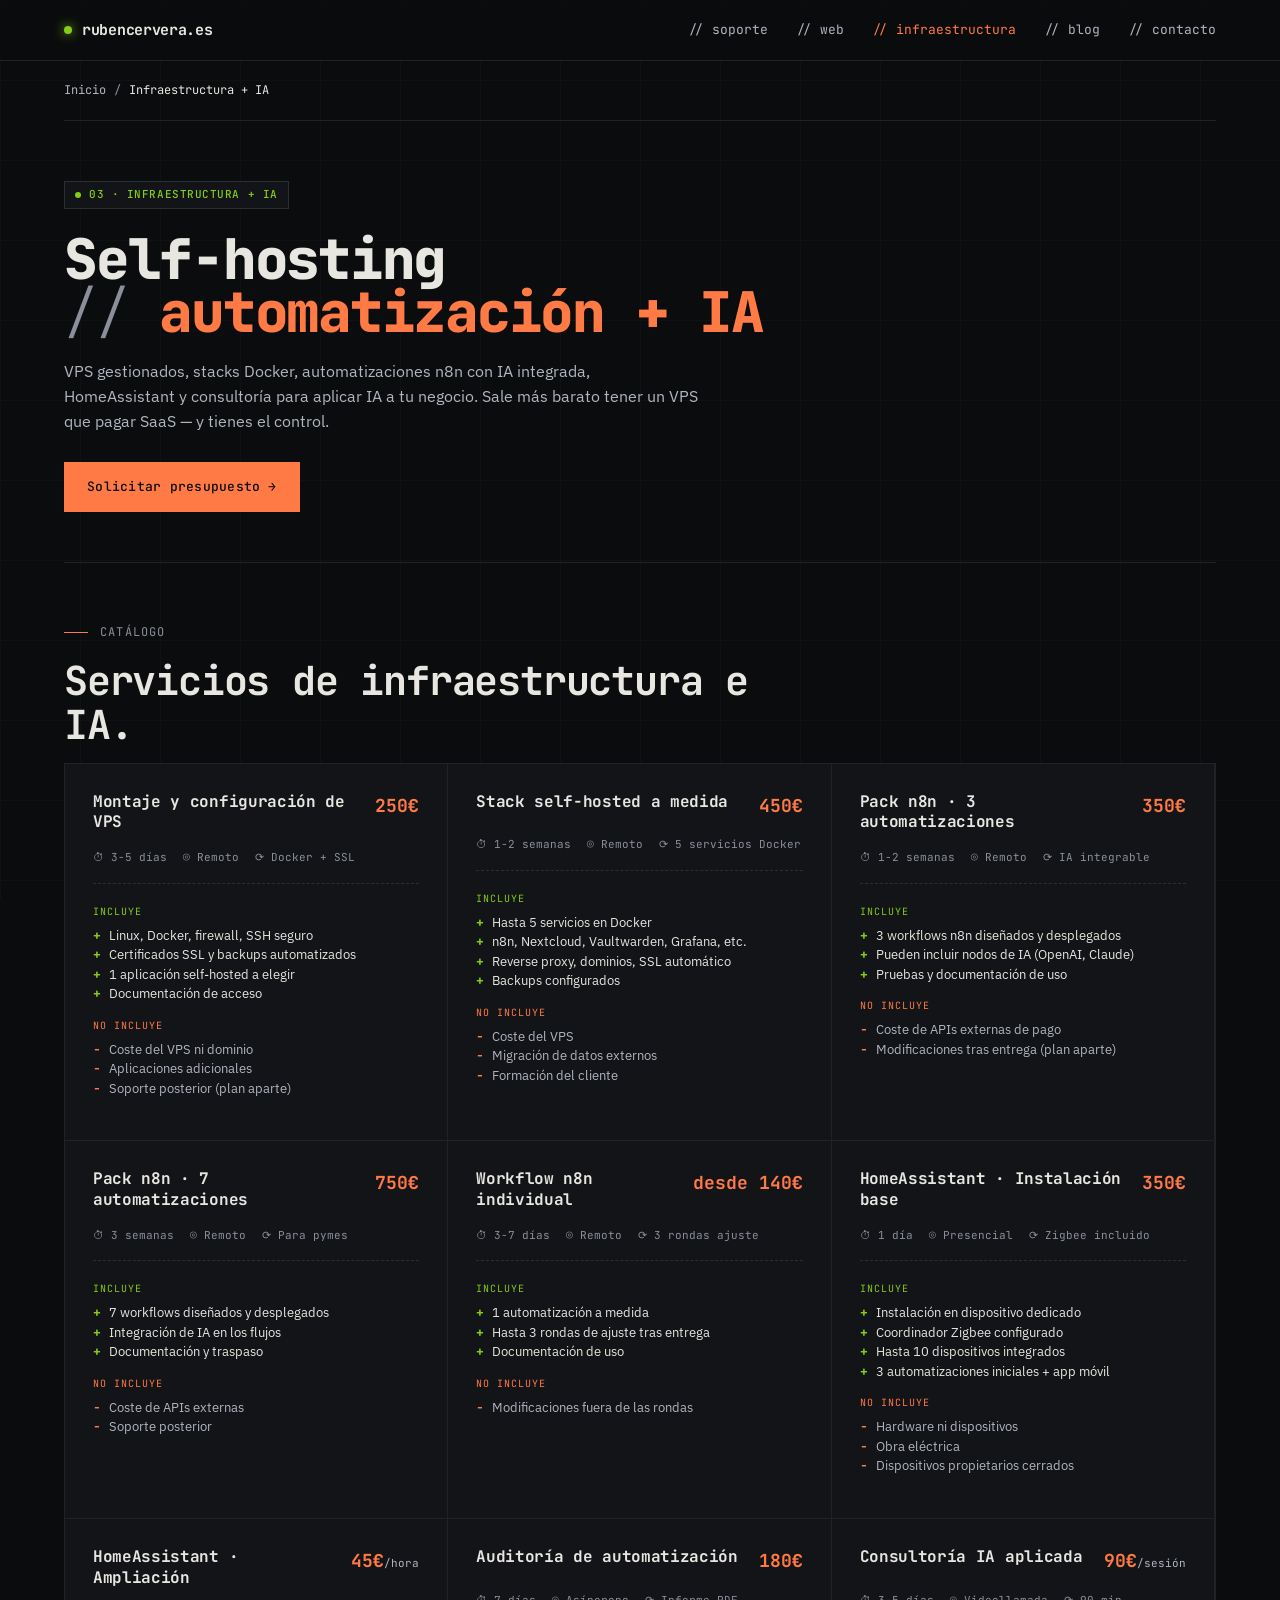
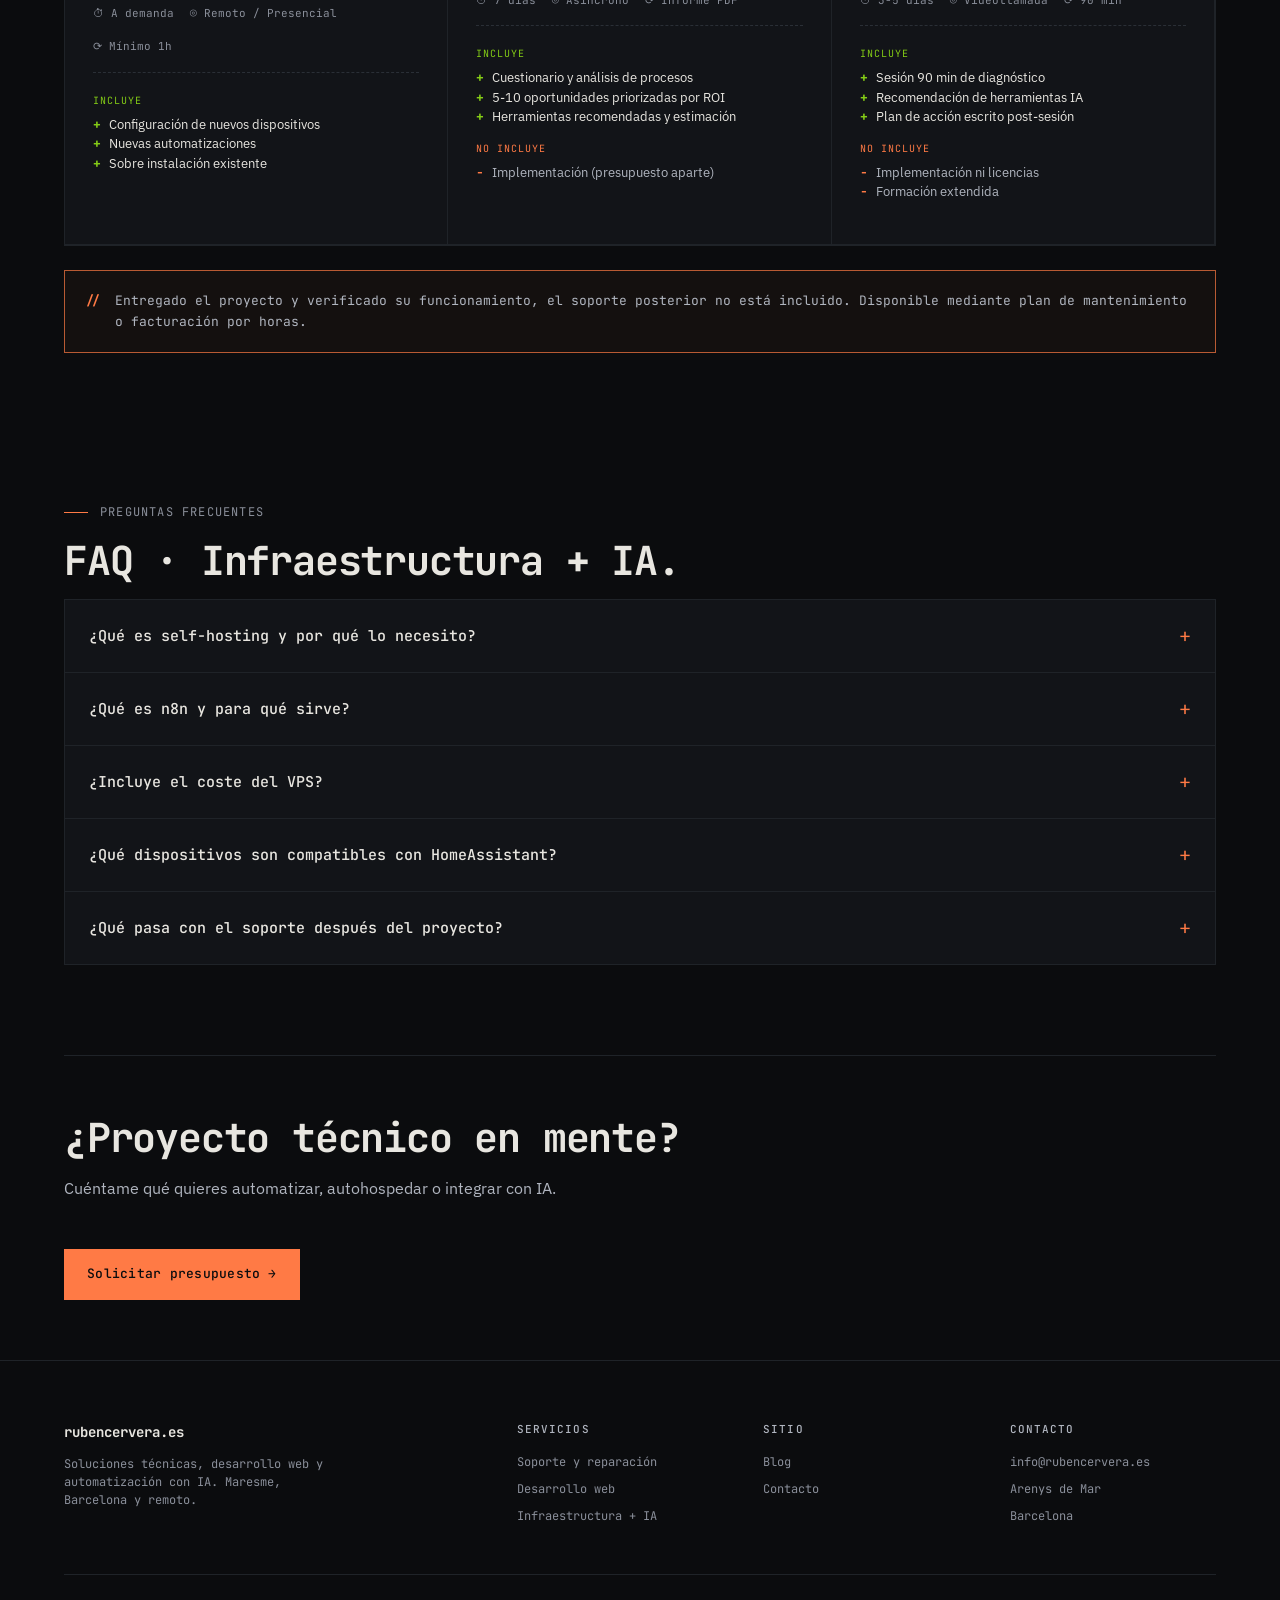
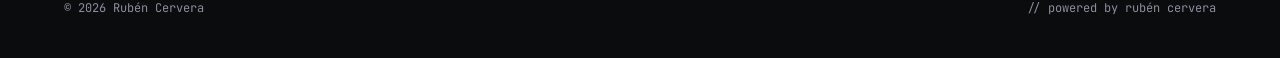
<file: infraestructura-ia.html>
<!DOCTYPE html>
<html lang="es">
<head>
  <meta charset="UTF-8">
  <meta name="viewport" content="width=device-width, initial-scale=1.0">

  <title>Infraestructura self-hosted, automatización n8n e IA aplicada | Rubén Cervera</title>
  <meta name="description" content="Montaje de VPS con Docker, automatizaciones n8n, HomeAssistant y consultoría de IA aplicada para pymes y proyectos técnicos. Servicios con precio cerrado.">
  <meta name="keywords" content="automatización n8n, self-hosting Docker, HomeAssistant Maresme, consultoría IA aplicada, VPS gestionado, Proxmox, domótica Zigbee">
  <meta name="robots" content="index, follow, max-image-preview:large">
  <link rel="canonical" href="https://rubencervera.es/infraestructura-ia/">

  <meta property="og:type" content="website">
  <meta property="og:url" content="https://rubencervera.es/infraestructura-ia/">
  <meta property="og:title" content="Infraestructura, n8n e IA aplicada · Rubén Cervera">
  <meta property="og:description" content="VPS, self-hosting, automatización n8n, HomeAssistant y consultoría IA con precio cerrado.">
  <meta property="og:locale" content="es_ES">

  <link rel="preconnect" href="https://fonts.googleapis.com">
  <link rel="preconnect" href="https://fonts.gstatic.com" crossorigin>
  <link href="https://fonts.googleapis.com/css2?family=JetBrains+Mono:wght@300;400;500;700;800&family=IBM+Plex+Sans:wght@300;400;500;600&display=swap" rel="stylesheet">
  <link rel="stylesheet" href="styles.css">

  <script type="application/ld+json">
  {
    "@context": "https://schema.org",
    "@type": "BreadcrumbList",
    "itemListElement": [
      {"@type": "ListItem", "position": 1, "name": "Inicio", "item": "https://rubencervera.es/"},
      {"@type": "ListItem", "position": 2, "name": "Infraestructura + IA", "item": "https://rubencervera.es/infraestructura-ia/"}
    ]
  }
  </script>

  <script type="application/ld+json">
  {
    "@context": "https://schema.org",
    "@type": "Service",
    "name": "Infraestructura self-hosted, automatización n8n e IA aplicada",
    "provider": {"@type": "ProfessionalService", "name": "Rubén Cervera", "url": "https://rubencervera.es/"},
    "serviceType": "Infraestructura y automatización",
    "areaServed": [{"@type": "Place", "name": "España"}, {"@type": "Place", "name": "Remoto"}],
    "description": "Montaje de VPS con Docker, stacks self-hosted, automatizaciones con n8n, instalación de HomeAssistant con Zigbee y consultoría de IA aplicada.",
    "hasOfferCatalog": {
      "@type": "OfferCatalog",
      "itemListElement": [
        {"@type": "Offer", "name": "Montaje VPS", "price": "250", "priceCurrency": "EUR"},
        {"@type": "Offer", "name": "Stack self-hosted", "price": "450", "priceCurrency": "EUR"},
        {"@type": "Offer", "name": "Pack n8n 3 automatizaciones", "price": "350", "priceCurrency": "EUR"},
        {"@type": "Offer", "name": "Pack n8n 7 automatizaciones", "price": "750", "priceCurrency": "EUR"},
        {"@type": "Offer", "name": "HomeAssistant base", "price": "350", "priceCurrency": "EUR"},
        {"@type": "Offer", "name": "Auditoría de automatización", "price": "180", "priceCurrency": "EUR"},
        {"@type": "Offer", "name": "Consultoría IA aplicada", "price": "90", "priceCurrency": "EUR"}
      ]
    }
  }
  </script>

  <script type="application/ld+json">
  {
    "@context": "https://schema.org",
    "@type": "FAQPage",
    "mainEntity": [
      {"@type": "Question", "name": "¿Qué es self-hosting y por qué lo necesito?", "acceptedAnswer": {"@type": "Answer", "text": "Self-hosting es alojar tus herramientas en un servidor propio en lugar de pagar suscripciones SaaS. Ejemplos: n8n en vez de Zapier, Nextcloud en vez de Google Drive, Vaultwarden en vez de 1Password. Ventajas: coste fijo mensual del VPS (desde 5€/mes), control total de los datos y sin límites artificiales."}},
      {"@type": "Question", "name": "¿Qué es n8n y para qué sirve?", "acceptedAnswer": {"@type": "Answer", "text": "n8n es una plataforma de automatización visual que conecta APIs, servicios y modelos de IA. Reemplaza a Zapier o Make pero autoalojada. Ejemplos reales: generar contenido automático desde RSS, sincronizar CRM con email marketing, crear flujos con LLMs (OpenAI, Claude) integrados."}},
      {"@type": "Question", "name": "¿Incluye el coste del VPS?", "acceptedAnswer": {"@type": "Answer", "text": "No. El coste del VPS (habitualmente 5-20€/mes según proveedor) lo contrata el cliente directamente con el proveedor de su elección. Asesoro en la elección si es necesario."}},
      {"@type": "Question", "name": "¿Qué dispositivos son compatibles con HomeAssistant?", "acceptedAnswer": {"@type": "Answer", "text": "HomeAssistant integra la mayoría de dispositivos domóticos: Zigbee, Z-Wave, WiFi, Bluetooth. Incluyo coordinador Zigbee de serie en la instalación base. Algunos dispositivos propietarios cerrados pueden no funcionar y se avisan antes."}},
      {"@type": "Question", "name": "¿Qué pasa con el soporte después del proyecto?", "acceptedAnswer": {"@type": "Answer", "text": "Entregado el proyecto y verificado su funcionamiento, el soporte posterior no está incluido. Disponible mediante plan de mantenimiento mensual o facturación por horas. Esto garantiza que el precio del proyecto es cerrado y justo para ambas partes."}}
    ]
  }
  </script>
</head>
<body>

  <nav class="site-nav" aria-label="Navegación principal">
    <div class="nav-inner">
      <a href="/" class="logo"><span class="logo-dot"></span>rubencervera.es</a>
      <ul class="nav-links">
        <li><a href="/soporte/">// soporte</a></li>
        <li><a href="/desarrollo-web/">// web</a></li>
        <li><a href="/infraestructura-ia/" aria-current="page">// infraestructura</a></li>
        <li><a href="/blog/">// blog</a></li>
        <li><a href="/contacto/">// contacto</a></li>
      </ul>
      <button class="nav-toggle" aria-label="Menú" aria-expanded="false">&#9776;</button>
    </div>
  </nav>

  <div class="container">

    <nav class="breadcrumbs" aria-label="Migas de pan">
      <ol>
        <li><a href="/">Inicio</a></li>
        <li aria-current="page">Infraestructura + IA</li>
      </ol>
    </nav>

    <section class="hero hero-sm">
      <div class="hero-meta fade-in">
        <span class="status-pill">03 · INFRAESTRUCTURA + IA</span>
      </div>
      <h1 class="fade-in d1">
        Self-hosting<br>
        <span class="slash">//</span> <span class="accent">automatización + IA</span>
      </h1>
      <p class="hero-sub fade-in d2">
        VPS gestionados, stacks Docker, automatizaciones n8n con IA integrada, HomeAssistant y consultoría para aplicar IA a tu negocio. Sale más barato tener un VPS que pagar SaaS — y tienes el control.
      </p>
      <div class="hero-actions fade-in d3">
        <a href="/contacto/?s=infraestructura" class="btn btn-primary">Solicitar presupuesto <span class="arrow">→</span></a>
      </div>
    </section>

    <section class="section-sm">
      <div class="section-label">CATÁLOGO</div>
      <h2 class="section-title">Servicios de infraestructura e IA.</h2>

      <div class="services-grid">

        <article class="service">
          <div class="service-header">
            <h3 class="service-name">Montaje y configuración de VPS</h3>
            <div class="service-price">250€</div>
          </div>
          <div class="service-meta">
            <span>⏱ 3-5 días</span>
            <span>◎ Remoto</span>
            <span>⟳ Docker + SSL</span>
          </div>
          <div class="service-spec">
            <div class="spec-label ok">INCLUYE</div>
            <ul class="spec-list ok">
              <li>Linux, Docker, firewall, SSH seguro</li>
              <li>Certificados SSL y backups automatizados</li>
              <li>1 aplicación self-hosted a elegir</li>
              <li>Documentación de acceso</li>
            </ul>
          </div>
          <div class="service-spec">
            <div class="spec-label no">NO INCLUYE</div>
            <ul class="spec-list no">
              <li>Coste del VPS ni dominio</li>
              <li>Aplicaciones adicionales</li>
              <li>Soporte posterior (plan aparte)</li>
            </ul>
          </div>
        </article>

        <article class="service">
          <div class="service-header">
            <h3 class="service-name">Stack self-hosted a medida</h3>
            <div class="service-price">450€</div>
          </div>
          <div class="service-meta">
            <span>⏱ 1-2 semanas</span>
            <span>◎ Remoto</span>
            <span>⟳ 5 servicios Docker</span>
          </div>
          <div class="service-spec">
            <div class="spec-label ok">INCLUYE</div>
            <ul class="spec-list ok">
              <li>Hasta 5 servicios en Docker</li>
              <li>n8n, Nextcloud, Vaultwarden, Grafana, etc.</li>
              <li>Reverse proxy, dominios, SSL automático</li>
              <li>Backups configurados</li>
            </ul>
          </div>
          <div class="service-spec">
            <div class="spec-label no">NO INCLUYE</div>
            <ul class="spec-list no">
              <li>Coste del VPS</li>
              <li>Migración de datos externos</li>
              <li>Formación del cliente</li>
            </ul>
          </div>
        </article>

        <article class="service">
          <div class="service-header">
            <h3 class="service-name">Pack n8n · 3 automatizaciones</h3>
            <div class="service-price">350€</div>
          </div>
          <div class="service-meta">
            <span>⏱ 1-2 semanas</span>
            <span>◎ Remoto</span>
            <span>⟳ IA integrable</span>
          </div>
          <div class="service-spec">
            <div class="spec-label ok">INCLUYE</div>
            <ul class="spec-list ok">
              <li>3 workflows n8n diseñados y desplegados</li>
              <li>Pueden incluir nodos de IA (OpenAI, Claude)</li>
              <li>Pruebas y documentación de uso</li>
            </ul>
          </div>
          <div class="service-spec">
            <div class="spec-label no">NO INCLUYE</div>
            <ul class="spec-list no">
              <li>Coste de APIs externas de pago</li>
              <li>Modificaciones tras entrega (plan aparte)</li>
            </ul>
          </div>
        </article>

        <article class="service">
          <div class="service-header">
            <h3 class="service-name">Pack n8n · 7 automatizaciones</h3>
            <div class="service-price">750€</div>
          </div>
          <div class="service-meta">
            <span>⏱ 3 semanas</span>
            <span>◎ Remoto</span>
            <span>⟳ Para pymes</span>
          </div>
          <div class="service-spec">
            <div class="spec-label ok">INCLUYE</div>
            <ul class="spec-list ok">
              <li>7 workflows diseñados y desplegados</li>
              <li>Integración de IA en los flujos</li>
              <li>Documentación y traspaso</li>
            </ul>
          </div>
          <div class="service-spec">
            <div class="spec-label no">NO INCLUYE</div>
            <ul class="spec-list no">
              <li>Coste de APIs externas</li>
              <li>Soporte posterior</li>
            </ul>
          </div>
        </article>

        <article class="service">
          <div class="service-header">
            <h3 class="service-name">Workflow n8n individual</h3>
            <div class="service-price">desde 140€</div>
          </div>
          <div class="service-meta">
            <span>⏱ 3-7 días</span>
            <span>◎ Remoto</span>
            <span>⟳ 3 rondas ajuste</span>
          </div>
          <div class="service-spec">
            <div class="spec-label ok">INCLUYE</div>
            <ul class="spec-list ok">
              <li>1 automatización a medida</li>
              <li>Hasta 3 rondas de ajuste tras entrega</li>
              <li>Documentación de uso</li>
            </ul>
          </div>
          <div class="service-spec">
            <div class="spec-label no">NO INCLUYE</div>
            <ul class="spec-list no">
              <li>Modificaciones fuera de las rondas</li>
            </ul>
          </div>
        </article>

        <article class="service">
          <div class="service-header">
            <h3 class="service-name">HomeAssistant · Instalación base</h3>
            <div class="service-price">350€</div>
          </div>
          <div class="service-meta">
            <span>⏱ 1 día</span>
            <span>◎ Presencial</span>
            <span>⟳ Zigbee incluido</span>
          </div>
          <div class="service-spec">
            <div class="spec-label ok">INCLUYE</div>
            <ul class="spec-list ok">
              <li>Instalación en dispositivo dedicado</li>
              <li>Coordinador Zigbee configurado</li>
              <li>Hasta 10 dispositivos integrados</li>
              <li>3 automatizaciones iniciales + app móvil</li>
            </ul>
          </div>
          <div class="service-spec">
            <div class="spec-label no">NO INCLUYE</div>
            <ul class="spec-list no">
              <li>Hardware ni dispositivos</li>
              <li>Obra eléctrica</li>
              <li>Dispositivos propietarios cerrados</li>
            </ul>
          </div>
        </article>

        <article class="service">
          <div class="service-header">
            <h3 class="service-name">HomeAssistant · Ampliación</h3>
            <div class="service-price">45€<small>/hora</small></div>
          </div>
          <div class="service-meta">
            <span>⏱ A demanda</span>
            <span>◎ Remoto / Presencial</span>
            <span>⟳ Mínimo 1h</span>
          </div>
          <div class="service-spec">
            <div class="spec-label ok">INCLUYE</div>
            <ul class="spec-list ok">
              <li>Configuración de nuevos dispositivos</li>
              <li>Nuevas automatizaciones</li>
              <li>Sobre instalación existente</li>
            </ul>
          </div>
        </article>

        <article class="service">
          <div class="service-header">
            <h3 class="service-name">Auditoría de automatización</h3>
            <div class="service-price">180€</div>
          </div>
          <div class="service-meta">
            <span>⏱ 7 días</span>
            <span>◎ Asíncrono</span>
            <span>⟳ Informe PDF</span>
          </div>
          <div class="service-spec">
            <div class="spec-label ok">INCLUYE</div>
            <ul class="spec-list ok">
              <li>Cuestionario y análisis de procesos</li>
              <li>5-10 oportunidades priorizadas por ROI</li>
              <li>Herramientas recomendadas y estimación</li>
            </ul>
          </div>
          <div class="service-spec">
            <div class="spec-label no">NO INCLUYE</div>
            <ul class="spec-list no">
              <li>Implementación (presupuesto aparte)</li>
            </ul>
          </div>
        </article>

        <article class="service">
          <div class="service-header">
            <h3 class="service-name">Consultoría IA aplicada</h3>
            <div class="service-price">90€<small>/sesión</small></div>
          </div>
          <div class="service-meta">
            <span>⏱ 3-5 días</span>
            <span>◎ Videollamada</span>
            <span>⟳ 90 min</span>
          </div>
          <div class="service-spec">
            <div class="spec-label ok">INCLUYE</div>
            <ul class="spec-list ok">
              <li>Sesión 90 min de diagnóstico</li>
              <li>Recomendación de herramientas IA</li>
              <li>Plan de acción escrito post-sesión</li>
            </ul>
          </div>
          <div class="service-spec">
            <div class="spec-label no">NO INCLUYE</div>
            <ul class="spec-list no">
              <li>Implementación ni licencias</li>
              <li>Formación extendida</li>
            </ul>
          </div>
        </article>

      </div>

      <div class="rule-box">
        Entregado el proyecto y verificado su funcionamiento, el soporte posterior no está incluido. Disponible mediante plan de mantenimiento o facturación por horas.
      </div>
    </section>

    <section class="section" aria-labelledby="faq-title">
      <div class="section-label">PREGUNTAS FRECUENTES</div>
      <h2 id="faq-title" class="section-title">FAQ · Infraestructura + IA.</h2>

      <div class="faq-list">
        <details class="faq-item">
          <summary class="faq-q">¿Qué es self-hosting y por qué lo necesito?</summary>
          <div class="faq-a">Self-hosting es alojar tus herramientas en un servidor propio en lugar de pagar suscripciones SaaS. Ejemplos: n8n en lugar de Zapier, Nextcloud en lugar de Google Drive, Vaultwarden en lugar de 1Password. Ventajas: coste fijo del VPS (desde 5€/mes), control de tus datos y sin límites artificiales de uso.</div>
        </details>
        <details class="faq-item">
          <summary class="faq-q">¿Qué es n8n y para qué sirve?</summary>
          <div class="faq-a">n8n es una plataforma de automatización visual que conecta APIs, servicios y modelos de IA. Reemplaza a Zapier o Make pero autoalojada y sin límites de ejecuciones. Ejemplos reales: generar contenido automático desde RSS, sincronizar CRM con email marketing, flujos con LLMs integrados (OpenAI, Claude, etc.).</div>
        </details>
        <details class="faq-item">
          <summary class="faq-q">¿Incluye el coste del VPS?</summary>
          <div class="faq-a">No. El coste del VPS (5-20€/mes típicamente) lo contrata el cliente directamente con el proveedor que prefiera (Hetzner, DigitalOcean, OVH, etc.). Asesoro en la elección sin comisiones ni intermediaciones.</div>
        </details>
        <details class="faq-item">
          <summary class="faq-q">¿Qué dispositivos son compatibles con HomeAssistant?</summary>
          <div class="faq-a">HomeAssistant integra la mayoría de dispositivos domóticos del mercado: Zigbee, Z-Wave, WiFi, Bluetooth, Matter. La instalación base incluye coordinador Zigbee. Algunos dispositivos propietarios cerrados pueden no funcionar; se verifica compatibilidad antes de empezar.</div>
        </details>
        <details class="faq-item">
          <summary class="faq-q">¿Qué pasa con el soporte después del proyecto?</summary>
          <div class="faq-a">Entregado el proyecto y verificado su funcionamiento, el soporte posterior no está incluido en el precio del proyecto. Se puede contratar aparte mediante plan de mantenimiento mensual o por horas. Esta claridad es lo que permite mantener precios cerrados justos.</div>
        </details>
      </div>
    </section>

    <section class="section-sm">
      <h2 class="section-title">¿Proyecto técnico en mente?</h2>
      <p class="section-sub">Cuéntame qué quieres automatizar, autohospedar o integrar con IA.</p>
      <a href="/contacto/?s=infraestructura" class="btn btn-primary">Solicitar presupuesto <span class="arrow">→</span></a>
    </section>

  </div>

  <footer class="site-footer">
    <div class="container">
      <div class="footer-grid">
        <div class="footer-col">
          <div class="footer-brand">rubencervera.es</div>
          <div class="footer-brand-desc">Soluciones técnicas, desarrollo web y automatización con IA. Maresme, Barcelona y remoto.</div>
        </div>
        <div class="footer-col">
          <h4>SERVICIOS</h4>
          <ul>
            <li><a href="/soporte/">Soporte y reparación</a></li>
            <li><a href="/desarrollo-web/">Desarrollo web</a></li>
            <li><a href="/infraestructura-ia/">Infraestructura + IA</a></li>
          </ul>
        </div>
        <div class="footer-col">
          <h4>SITIO</h4>
          <ul>
            <li><a href="/blog/">Blog</a></li>
            <li><a href="/contacto/">Contacto</a></li>
          </ul>
        </div>
        <div class="footer-col">
          <h4>CONTACTO</h4>
          <ul>
            <li><a href="mailto:info@rubencervera.es">info@rubencervera.es</a></li>
            <li>Arenys de Mar</li>
            <li>Barcelona</li>
          </ul>
        </div>
      </div>
      <div class="footer-bottom">
        <div>© 2026 Rubén Cervera</div>
        <div>// powered by rubén cervera</div>
      </div>
    </div>
  </footer>


<script>
(function(){
  var btn = document.querySelector('.nav-toggle');
  var links = document.querySelector('.nav-links');
  if(!btn || !links) return;
  btn.addEventListener('click', function(){
    var open = links.classList.toggle('open');
    btn.setAttribute('aria-expanded', open);
    btn.innerHTML = open ? '&#10005;' : '&#9776;';
  });
  document.addEventListener('click', function(e){
    if(!e.target.closest('nav')) {
      links.classList.remove('open');
      btn.setAttribute('aria-expanded','false');
      btn.innerHTML = '&#9776;';
    }
  });
})();
</script>
</body>
</html>
</file>
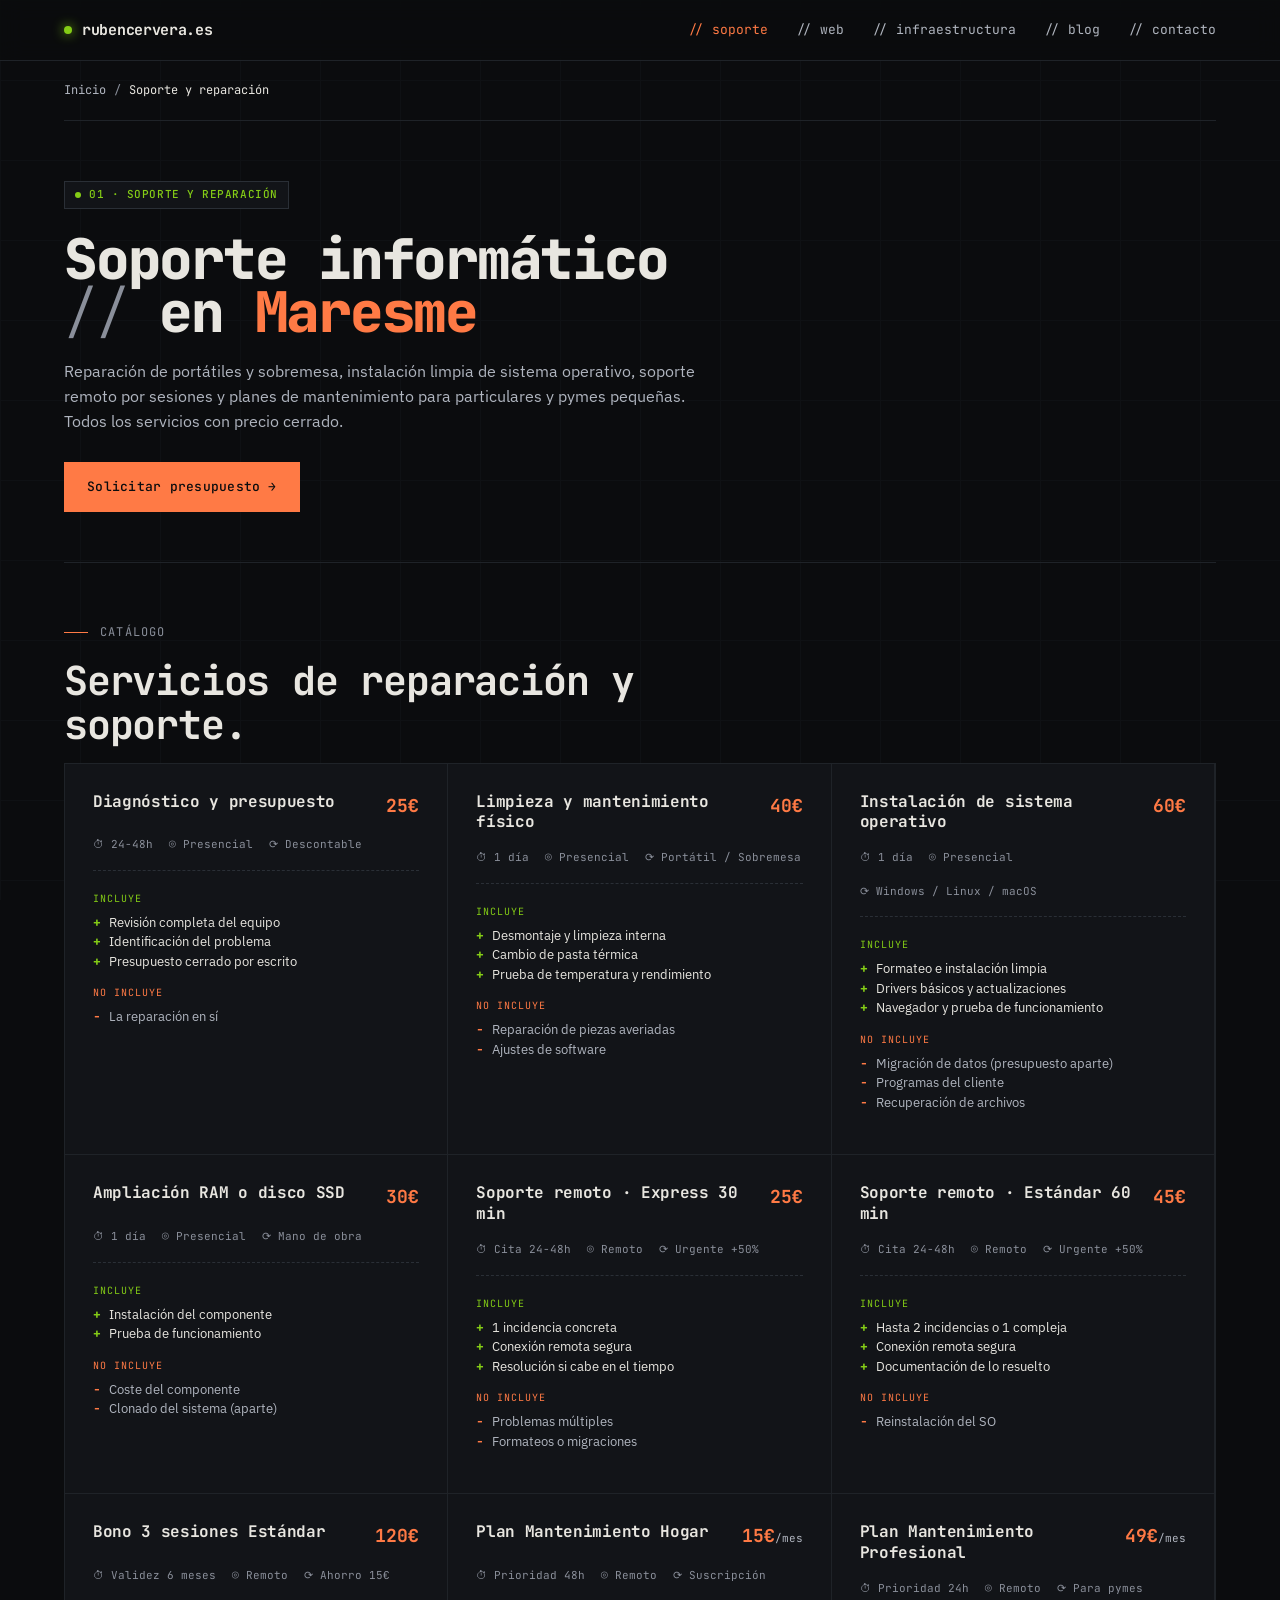
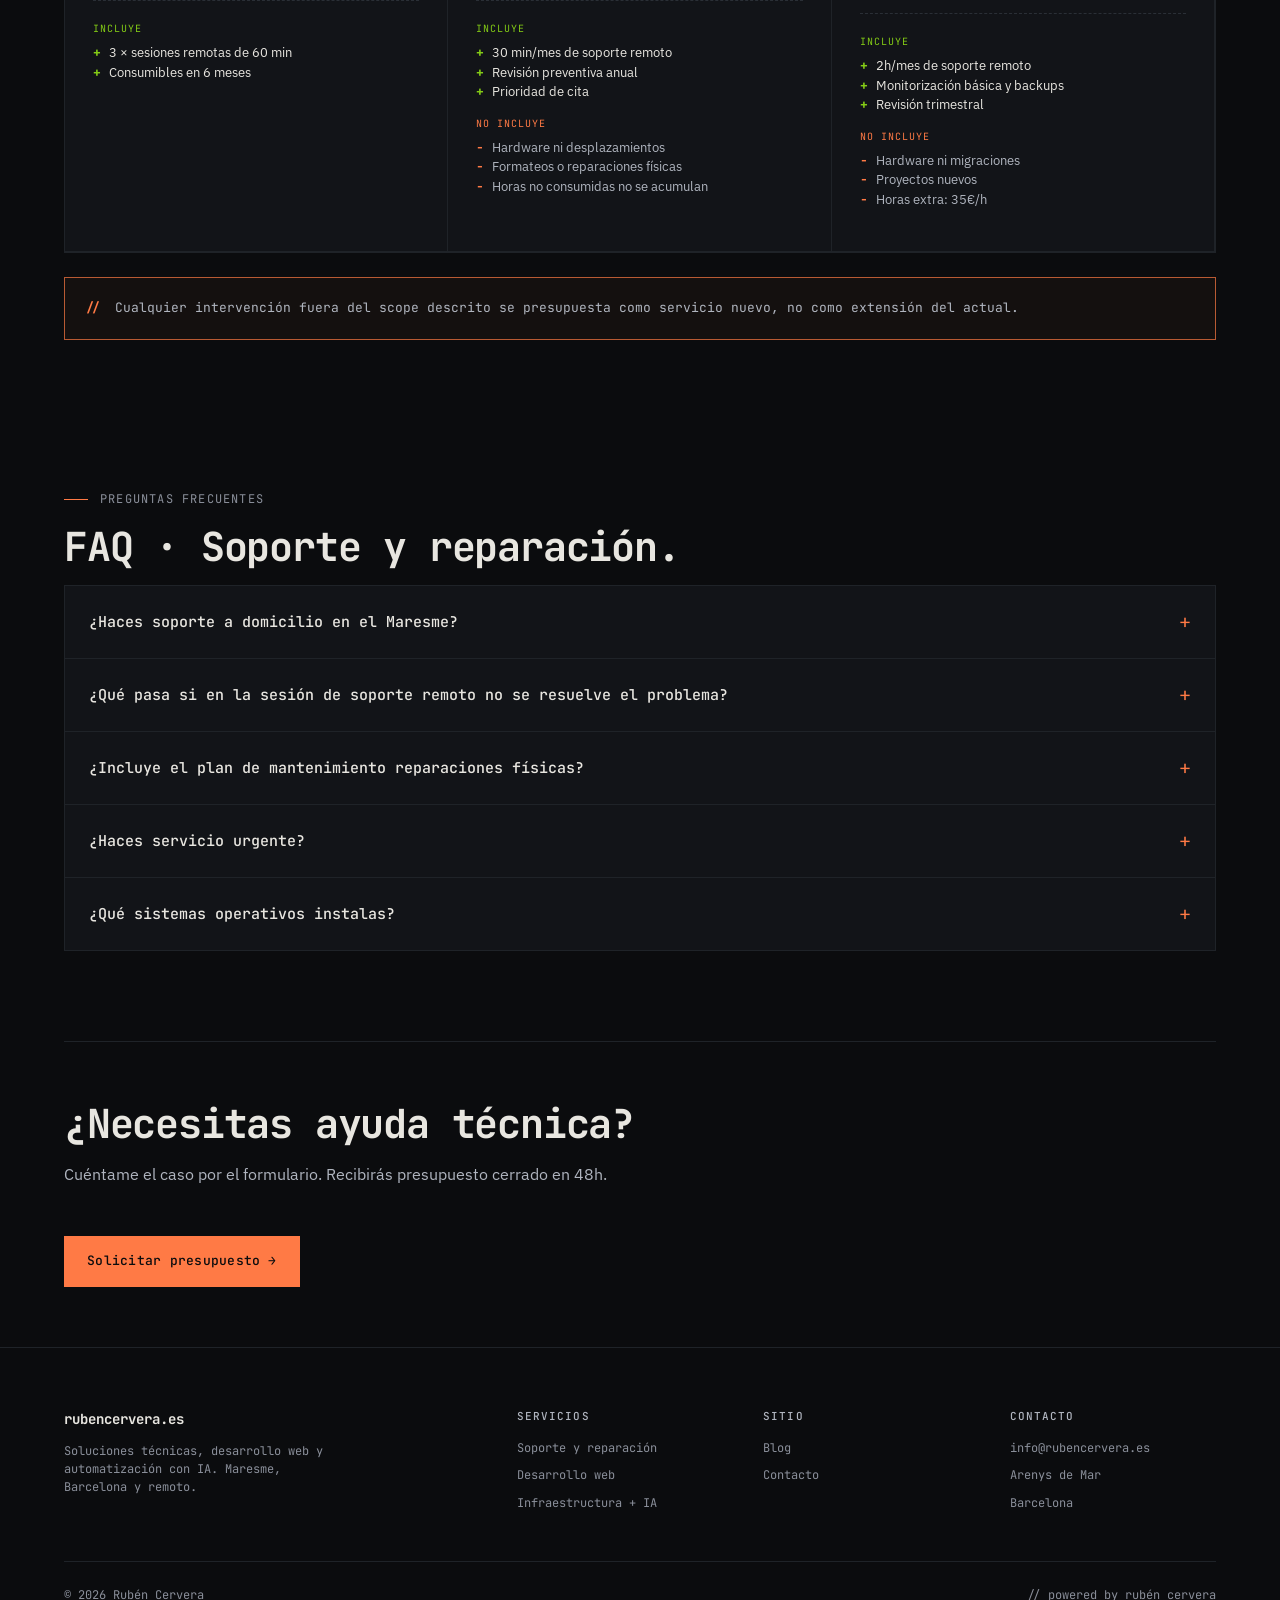
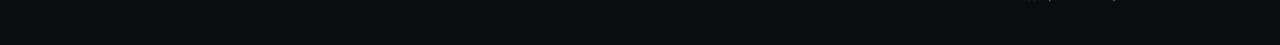
<file: soporte.html>
<!DOCTYPE html>
<html lang="es">
<head>
  <meta charset="UTF-8">
  <meta name="viewport" content="width=device-width, initial-scale=1.0">

  <title>Soporte informático y reparación de ordenadores en Maresme | Rubén Cervera</title>
  <meta name="description" content="Reparación de portátiles y sobremesa, instalación de sistema operativo, soporte remoto por sesiones y planes de mantenimiento. Precios cerrados en Maresme, Barcelona y remoto.">
  <meta name="keywords" content="reparación ordenadores Maresme, técnico informático Arenys de Mar, soporte remoto Barcelona, instalación Windows, mantenimiento informático">
  <meta name="robots" content="index, follow, max-image-preview:large">
  <link rel="canonical" href="https://rubencervera.es/soporte/">

  <meta property="og:type" content="website">
  <meta property="og:url" content="https://rubencervera.es/soporte/">
  <meta property="og:title" content="Soporte informático y reparación en Maresme · Rubén Cervera">
  <meta property="og:description" content="Servicios con precio cerrado: reparación, instalación de SO, soporte remoto y mantenimiento.">
  <meta property="og:locale" content="es_ES">

  <link rel="preconnect" href="https://fonts.googleapis.com">
  <link rel="preconnect" href="https://fonts.gstatic.com" crossorigin>
  <link href="https://fonts.googleapis.com/css2?family=JetBrains+Mono:wght@300;400;500;700;800&family=IBM+Plex+Sans:wght@300;400;500;600&display=swap" rel="stylesheet">
  <link rel="stylesheet" href="styles.css">

  <!-- Breadcrumbs Schema -->
  <script type="application/ld+json">
  {
    "@context": "https://schema.org",
    "@type": "BreadcrumbList",
    "itemListElement": [
      {"@type": "ListItem", "position": 1, "name": "Inicio", "item": "https://rubencervera.es/"},
      {"@type": "ListItem", "position": 2, "name": "Soporte y reparación", "item": "https://rubencervera.es/soporte/"}
    ]
  }
  </script>

  <!-- Service Schema -->
  <script type="application/ld+json">
  {
    "@context": "https://schema.org",
    "@type": "Service",
    "name": "Soporte informático y reparación de ordenadores",
    "provider": {"@type": "ProfessionalService", "name": "Rubén Cervera", "url": "https://rubencervera.es/"},
    "serviceType": "Soporte técnico informático",
    "areaServed": [{"@type": "Place", "name": "Maresme"}, {"@type": "Place", "name": "Barcelona"}],
    "description": "Reparación de portátiles y sobremesa, instalación de sistema operativo, soporte remoto y mantenimiento informático con precios cerrados.",
    "hasOfferCatalog": {
      "@type": "OfferCatalog",
      "name": "Servicios de soporte",
      "itemListElement": [
        {"@type": "Offer", "name": "Diagnóstico y presupuesto", "price": "25", "priceCurrency": "EUR"},
        {"@type": "Offer", "name": "Instalación de sistema operativo", "price": "60", "priceCurrency": "EUR"},
        {"@type": "Offer", "name": "Soporte remoto 60 minutos", "price": "45", "priceCurrency": "EUR"},
        {"@type": "Offer", "name": "Plan mantenimiento Hogar", "price": "15", "priceCurrency": "EUR"}
      ]
    }
  }
  </script>

  <!-- FAQ Schema -->
  <script type="application/ld+json">
  {
    "@context": "https://schema.org",
    "@type": "FAQPage",
    "mainEntity": [
      {
        "@type": "Question",
        "name": "¿Haces soporte a domicilio en el Maresme?",
        "acceptedAnswer": {"@type": "Answer", "text": "Sí, atiendo presencialmente en Arenys de Mar y resto del Maresme. Para zonas más alejadas se valora desplazamiento aparte."}
      },
      {
        "@type": "Question",
        "name": "¿Qué pasa si en la sesión de soporte remoto no se resuelve el problema?",
        "acceptedAnswer": {"@type": "Answer", "text": "Si en el tiempo contratado no se resuelve, puedes comprar otro bloque o, si el problema requiere intervención mayor, se presupuesta aparte como nuevo servicio."}
      },
      {
        "@type": "Question",
        "name": "¿Incluye el plan de mantenimiento reparaciones físicas?",
        "acceptedAnswer": {"@type": "Answer", "text": "No. El plan de mantenimiento cubre soporte remoto y revisiones preventivas. Las reparaciones físicas, formateos o instalaciones de software nuevo se presupuestan aparte."}
      },
      {
        "@type": "Question",
        "name": "¿Haces servicio urgente?",
        "acceptedAnswer": {"@type": "Answer", "text": "Sí, el servicio urgente está disponible con un recargo del 50% sobre el precio base y sujeto a disponibilidad en el momento."}
      }
    ]
  }
  </script>
</head>
<body>

  <nav class="site-nav" aria-label="Navegación principal">
    <div class="nav-inner">
      <a href="/" class="logo"><span class="logo-dot"></span>rubencervera.es</a>
      <ul class="nav-links">
        <li><a href="/soporte/" aria-current="page">// soporte</a></li>
        <li><a href="/desarrollo-web/">// web</a></li>
        <li><a href="/infraestructura-ia/">// infraestructura</a></li>
        <li><a href="/blog/">// blog</a></li>
        <li><a href="/contacto/">// contacto</a></li>
      </ul>
      <button class="nav-toggle" aria-label="Menú" aria-expanded="false">&#9776;</button>
    </div>
  </nav>

  <div class="container">

    <nav class="breadcrumbs" aria-label="Migas de pan">
      <ol>
        <li><a href="/">Inicio</a></li>
        <li aria-current="page">Soporte y reparación</li>
      </ol>
    </nav>

    <section class="hero hero-sm">
      <div class="hero-meta fade-in">
        <span class="status-pill">01 · SOPORTE Y REPARACIÓN</span>
      </div>
      <h1 class="fade-in d1">
        Soporte informático<br>
        <span class="slash">//</span> en <span class="accent">Maresme</span>
      </h1>
      <p class="hero-sub fade-in d2">
        Reparación de portátiles y sobremesa, instalación limpia de sistema operativo, soporte remoto por sesiones y planes de mantenimiento para particulares y pymes pequeñas. Todos los servicios con precio cerrado.
      </p>
      <div class="hero-actions fade-in d3">
        <a href="/contacto/?s=soporte" class="btn btn-primary">Solicitar presupuesto <span class="arrow">→</span></a>
      </div>
    </section>

    <section class="section-sm">
      <div class="section-label">CATÁLOGO</div>
      <h2 class="section-title">Servicios de reparación y soporte.</h2>

      <div class="services-grid">

        <article class="service">
          <div class="service-header">
            <h3 class="service-name">Diagnóstico y presupuesto</h3>
            <div class="service-price">25€</div>
          </div>
          <div class="service-meta">
            <span>⏱ 24-48h</span>
            <span>◎ Presencial</span>
            <span>⟳ Descontable</span>
          </div>
          <div class="service-spec">
            <div class="spec-label ok">INCLUYE</div>
            <ul class="spec-list ok">
              <li>Revisión completa del equipo</li>
              <li>Identificación del problema</li>
              <li>Presupuesto cerrado por escrito</li>
            </ul>
          </div>
          <div class="service-spec">
            <div class="spec-label no">NO INCLUYE</div>
            <ul class="spec-list no">
              <li>La reparación en sí</li>
            </ul>
          </div>
        </article>

        <article class="service">
          <div class="service-header">
            <h3 class="service-name">Limpieza y mantenimiento físico</h3>
            <div class="service-price">40€</div>
          </div>
          <div class="service-meta">
            <span>⏱ 1 día</span>
            <span>◎ Presencial</span>
            <span>⟳ Portátil / Sobremesa</span>
          </div>
          <div class="service-spec">
            <div class="spec-label ok">INCLUYE</div>
            <ul class="spec-list ok">
              <li>Desmontaje y limpieza interna</li>
              <li>Cambio de pasta térmica</li>
              <li>Prueba de temperatura y rendimiento</li>
            </ul>
          </div>
          <div class="service-spec">
            <div class="spec-label no">NO INCLUYE</div>
            <ul class="spec-list no">
              <li>Reparación de piezas averiadas</li>
              <li>Ajustes de software</li>
            </ul>
          </div>
        </article>

        <article class="service">
          <div class="service-header">
            <h3 class="service-name">Instalación de sistema operativo</h3>
            <div class="service-price">60€</div>
          </div>
          <div class="service-meta">
            <span>⏱ 1 día</span>
            <span>◎ Presencial</span>
            <span>⟳ Windows / Linux / macOS</span>
          </div>
          <div class="service-spec">
            <div class="spec-label ok">INCLUYE</div>
            <ul class="spec-list ok">
              <li>Formateo e instalación limpia</li>
              <li>Drivers básicos y actualizaciones</li>
              <li>Navegador y prueba de funcionamiento</li>
            </ul>
          </div>
          <div class="service-spec">
            <div class="spec-label no">NO INCLUYE</div>
            <ul class="spec-list no">
              <li>Migración de datos (presupuesto aparte)</li>
              <li>Programas del cliente</li>
              <li>Recuperación de archivos</li>
            </ul>
          </div>
        </article>

        <article class="service">
          <div class="service-header">
            <h3 class="service-name">Ampliación RAM o disco SSD</h3>
            <div class="service-price">30€</div>
          </div>
          <div class="service-meta">
            <span>⏱ 1 día</span>
            <span>◎ Presencial</span>
            <span>⟳ Mano de obra</span>
          </div>
          <div class="service-spec">
            <div class="spec-label ok">INCLUYE</div>
            <ul class="spec-list ok">
              <li>Instalación del componente</li>
              <li>Prueba de funcionamiento</li>
            </ul>
          </div>
          <div class="service-spec">
            <div class="spec-label no">NO INCLUYE</div>
            <ul class="spec-list no">
              <li>Coste del componente</li>
              <li>Clonado del sistema (aparte)</li>
            </ul>
          </div>
        </article>

        <article class="service">
          <div class="service-header">
            <h3 class="service-name">Soporte remoto · Express 30 min</h3>
            <div class="service-price">25€</div>
          </div>
          <div class="service-meta">
            <span>⏱ Cita 24-48h</span>
            <span>◎ Remoto</span>
            <span>⟳ Urgente +50%</span>
          </div>
          <div class="service-spec">
            <div class="spec-label ok">INCLUYE</div>
            <ul class="spec-list ok">
              <li>1 incidencia concreta</li>
              <li>Conexión remota segura</li>
              <li>Resolución si cabe en el tiempo</li>
            </ul>
          </div>
          <div class="service-spec">
            <div class="spec-label no">NO INCLUYE</div>
            <ul class="spec-list no">
              <li>Problemas múltiples</li>
              <li>Formateos o migraciones</li>
            </ul>
          </div>
        </article>

        <article class="service">
          <div class="service-header">
            <h3 class="service-name">Soporte remoto · Estándar 60 min</h3>
            <div class="service-price">45€</div>
          </div>
          <div class="service-meta">
            <span>⏱ Cita 24-48h</span>
            <span>◎ Remoto</span>
            <span>⟳ Urgente +50%</span>
          </div>
          <div class="service-spec">
            <div class="spec-label ok">INCLUYE</div>
            <ul class="spec-list ok">
              <li>Hasta 2 incidencias o 1 compleja</li>
              <li>Conexión remota segura</li>
              <li>Documentación de lo resuelto</li>
            </ul>
          </div>
          <div class="service-spec">
            <div class="spec-label no">NO INCLUYE</div>
            <ul class="spec-list no">
              <li>Reinstalación del SO</li>
            </ul>
          </div>
        </article>

        <article class="service">
          <div class="service-header">
            <h3 class="service-name">Bono 3 sesiones Estándar</h3>
            <div class="service-price">120€</div>
          </div>
          <div class="service-meta">
            <span>⏱ Validez 6 meses</span>
            <span>◎ Remoto</span>
            <span>⟳ Ahorro 15€</span>
          </div>
          <div class="service-spec">
            <div class="spec-label ok">INCLUYE</div>
            <ul class="spec-list ok">
              <li>3 × sesiones remotas de 60 min</li>
              <li>Consumibles en 6 meses</li>
            </ul>
          </div>
        </article>

        <article class="service">
          <div class="service-header">
            <h3 class="service-name">Plan Mantenimiento Hogar</h3>
            <div class="service-price">15€<small>/mes</small></div>
          </div>
          <div class="service-meta">
            <span>⏱ Prioridad 48h</span>
            <span>◎ Remoto</span>
            <span>⟳ Suscripción</span>
          </div>
          <div class="service-spec">
            <div class="spec-label ok">INCLUYE</div>
            <ul class="spec-list ok">
              <li>30 min/mes de soporte remoto</li>
              <li>Revisión preventiva anual</li>
              <li>Prioridad de cita</li>
            </ul>
          </div>
          <div class="service-spec">
            <div class="spec-label no">NO INCLUYE</div>
            <ul class="spec-list no">
              <li>Hardware ni desplazamientos</li>
              <li>Formateos o reparaciones físicas</li>
              <li>Horas no consumidas no se acumulan</li>
            </ul>
          </div>
        </article>

        <article class="service">
          <div class="service-header">
            <h3 class="service-name">Plan Mantenimiento Profesional</h3>
            <div class="service-price">49€<small>/mes</small></div>
          </div>
          <div class="service-meta">
            <span>⏱ Prioridad 24h</span>
            <span>◎ Remoto</span>
            <span>⟳ Para pymes</span>
          </div>
          <div class="service-spec">
            <div class="spec-label ok">INCLUYE</div>
            <ul class="spec-list ok">
              <li>2h/mes de soporte remoto</li>
              <li>Monitorización básica y backups</li>
              <li>Revisión trimestral</li>
            </ul>
          </div>
          <div class="service-spec">
            <div class="spec-label no">NO INCLUYE</div>
            <ul class="spec-list no">
              <li>Hardware ni migraciones</li>
              <li>Proyectos nuevos</li>
              <li>Horas extra: 35€/h</li>
            </ul>
          </div>
        </article>

      </div>

      <div class="rule-box">
        Cualquier intervención fuera del scope descrito se presupuesta como servicio nuevo, no como extensión del actual.
      </div>
    </section>

    <section class="section" aria-labelledby="faq-title">
      <div class="section-label">PREGUNTAS FRECUENTES</div>
      <h2 id="faq-title" class="section-title">FAQ · Soporte y reparación.</h2>

      <div class="faq-list">
        <details class="faq-item">
          <summary class="faq-q">¿Haces soporte a domicilio en el Maresme?</summary>
          <div class="faq-a">Sí, atiendo presencialmente en Arenys de Mar y alrededores del Maresme. Para zonas más alejadas se valora desplazamiento aparte del servicio.</div>
        </details>
        <details class="faq-item">
          <summary class="faq-q">¿Qué pasa si en la sesión de soporte remoto no se resuelve el problema?</summary>
          <div class="faq-a">Si en el tiempo contratado no se resuelve, puedes comprar otro bloque o, si el problema requiere intervención mayor, se presupuesta aparte como nuevo servicio. Nunca se alarga la sesión gratis — la regla es clara para ambas partes.</div>
        </details>
        <details class="faq-item">
          <summary class="faq-q">¿Incluye el plan de mantenimiento reparaciones físicas?</summary>
          <div class="faq-a">No. Los planes cubren soporte remoto y revisiones preventivas. Las reparaciones físicas, formateos, instalaciones de software nuevo o proyectos nuevos se presupuestan aparte.</div>
        </details>
        <details class="faq-item">
          <summary class="faq-q">¿Haces servicio urgente?</summary>
          <div class="faq-a">Sí, el servicio urgente está disponible con un recargo del 50% sobre el precio base y sujeto a disponibilidad en el momento.</div>
        </details>
        <details class="faq-item">
          <summary class="faq-q">¿Qué sistemas operativos instalas?</summary>
          <div class="faq-a">Windows (10/11), Linux (Ubuntu, Debian, Fedora, etc.) y macOS cuando es compatible con el hardware. La instalación incluye drivers básicos y actualizaciones.</div>
        </details>
      </div>
    </section>

    <section class="section-sm" aria-labelledby="cta-title">
      <h2 id="cta-title" class="section-title">¿Necesitas ayuda técnica?</h2>
      <p class="section-sub">Cuéntame el caso por el formulario. Recibirás presupuesto cerrado en 48h.</p>
      <a href="/contacto/?s=soporte" class="btn btn-primary">Solicitar presupuesto <span class="arrow">→</span></a>
    </section>

  </div>

  <footer class="site-footer">
    <div class="container">
      <div class="footer-grid">
        <div class="footer-col">
          <div class="footer-brand">rubencervera.es</div>
          <div class="footer-brand-desc">Soluciones técnicas, desarrollo web y automatización con IA. Maresme, Barcelona y remoto.</div>
        </div>
        <div class="footer-col">
          <h4>SERVICIOS</h4>
          <ul>
            <li><a href="/soporte/">Soporte y reparación</a></li>
            <li><a href="/desarrollo-web/">Desarrollo web</a></li>
            <li><a href="/infraestructura-ia/">Infraestructura + IA</a></li>
          </ul>
        </div>
        <div class="footer-col">
          <h4>SITIO</h4>
          <ul>
            <li><a href="/blog/">Blog</a></li>
            <li><a href="/contacto/">Contacto</a></li>
          </ul>
        </div>
        <div class="footer-col">
          <h4>CONTACTO</h4>
          <ul>
            <li><a href="mailto:info@rubencervera.es">info@rubencervera.es</a></li>
            <li>Arenys de Mar</li>
            <li>Barcelona</li>
          </ul>
        </div>
      </div>
      <div class="footer-bottom">
        <div>© 2026 Rubén Cervera</div>
        <div>// powered by rubén cervera</div>
      </div>
    </div>
  </footer>


<script>
(function(){
  var btn = document.querySelector('.nav-toggle');
  var links = document.querySelector('.nav-links');
  if(!btn || !links) return;
  btn.addEventListener('click', function(){
    var open = links.classList.toggle('open');
    btn.setAttribute('aria-expanded', open);
    btn.innerHTML = open ? '&#10005;' : '&#9776;';
  });
  document.addEventListener('click', function(e){
    if(!e.target.closest('nav')) {
      links.classList.remove('open');
      btn.setAttribute('aria-expanded','false');
      btn.innerHTML = '&#9776;';
    }
  });
})();
</script>
</body>
</html>
</file>
<file: styles.css>
/* ============================================
   rubencervera.es — Estilos globales
   Para WordPress: copiar a style.css del tema
   o pegar en Apariencia > Personalizar > CSS adicional
   ============================================ */

:root {
  --bg: #0B0C0E;
  --surface: #121418;
  --surface-2: #171A1F;
  --border: #1F2328;
  --border-bright: #2A2F36;
  --text: #E8E6E0;
  --text-dim: #B0B5BF;
  --text-faint: #8A8F9A;
  --accent: #FF7A45;
  --accent-dim: #B85A33;
  --green: #84CC16;
  --mono: 'JetBrains Mono', ui-monospace, monospace;
  --sans: 'IBM Plex Sans', system-ui, sans-serif;
}

* { box-sizing: border-box; margin: 0; padding: 0; }
html { scroll-behavior: smooth; }

body {
  background: var(--bg);
  color: var(--text);
  font-family: var(--sans);
  font-size: 15px;
  line-height: 1.6;
  min-height: 100vh;
  -webkit-font-smoothing: antialiased;
  overflow-x: hidden;
}

body::before {
  content: '';
  position: fixed;
  inset: 0;
  background-image:
    linear-gradient(var(--border) 1px, transparent 1px),
    linear-gradient(90deg, var(--border) 1px, transparent 1px);
  background-size: 80px 80px;
  opacity: 0.25;
  pointer-events: none;
  z-index: 0;
}

.container {
  max-width: 1200px;
  margin: 0 auto;
  padding: 0 24px;
  position: relative;
  z-index: 1;
}

/* === NAV === */
nav.site-nav {
  border-bottom: 1px solid var(--border);
  background: rgba(11, 12, 14, 0.85);
  backdrop-filter: blur(12px);
  position: sticky;
  top: 0;
  z-index: 100;
}
.nav-inner {
  display: flex;
  justify-content: space-between;
  align-items: center;
  padding: 18px 24px;
  max-width: 1200px;
  margin: 0 auto;
}
.logo {
  font-family: var(--mono);
  font-weight: 700;
  font-size: 15px;
  letter-spacing: -0.02em;
  color: var(--text);
  text-decoration: none;
  display: flex;
  align-items: center;
  gap: 10px;
}
.logo-dot {
  width: 8px;
  height: 8px;
  background: var(--green);
  border-radius: 50%;
  box-shadow: 0 0 12px var(--green);
  animation: pulse 2s infinite;
}
@keyframes pulse {
  0%, 100% { opacity: 1; }
  50% { opacity: 0.4; }
}
.nav-links {
  display: flex;
  gap: 28px;
  list-style: none;
  font-family: var(--mono);
  font-size: 13px;
}
.nav-links a {
  color: var(--text-dim);
  text-decoration: none;
  transition: color 0.2s;
}
.nav-links a:hover,
.nav-links a[aria-current="page"] {
  color: var(--accent);
}
@media (max-width: 720px) {
  .nav-links { display: none; }
  .nav-toggle { display: flex !important; }
}
.nav-toggle {
  display: none;
  background: transparent;
  border: 1px solid var(--border-bright);
  color: var(--text);
  padding: 8px 12px;
  font-family: var(--mono);
  font-size: 12px;
  cursor: pointer;
}

/* === BREADCRUMBS === */
.breadcrumbs {
  font-family: var(--mono);
  font-size: 12px;
  color: var(--text-faint);
  padding: 20px 0;
  border-bottom: 1px solid var(--border);
}
.breadcrumbs ol {
  list-style: none;
  display: flex;
  gap: 8px;
  flex-wrap: wrap;
}
.breadcrumbs a {
  color: var(--text-dim);
  text-decoration: none;
}
.breadcrumbs a:hover { color: var(--accent); }
.breadcrumbs li + li::before {
  content: '/';
  margin-right: 8px;
  color: var(--text-faint);
}
.breadcrumbs [aria-current="page"] { color: var(--text); }

/* === HERO === */
.hero {
  padding: 100px 0 80px;
  border-bottom: 1px solid var(--border);
  position: relative;
}
.hero-sm { padding: 60px 0 50px; }
.hero-meta {
  font-family: var(--mono);
  font-size: 12px;
  color: var(--text-faint);
  margin-bottom: 24px;
  display: flex;
  align-items: center;
  gap: 12px;
  flex-wrap: wrap;
}
.status-pill {
  display: inline-flex;
  align-items: center;
  gap: 8px;
  padding: 4px 10px;
  border: 1px solid var(--border-bright);
  background: var(--surface);
  color: var(--green);
  font-size: 11px;
  font-weight: 500;
  letter-spacing: 0.05em;
}
.status-pill::before {
  content: '';
  width: 6px;
  height: 6px;
  background: var(--green);
  border-radius: 50%;
  animation: pulse 2s infinite;
}
.hero h1 {
  font-family: var(--mono);
  font-size: clamp(38px, 6.5vw, 78px);
  font-weight: 800;
  line-height: 0.95;
  letter-spacing: -0.04em;
  margin-bottom: 28px;
  max-width: 900px;
}
.hero-sm h1 {
  font-size: clamp(32px, 5vw, 56px);
  margin-bottom: 20px;
}
.hero h1 .accent { color: var(--accent); }
.hero h1 .slash {
  color: var(--text-faint);
  font-weight: 300;
}
.hero-sub {
  font-size: 18px;
  color: var(--text-dim);
  max-width: 640px;
  margin-bottom: 40px;
  line-height: 1.55;
}
.hero-sm .hero-sub { font-size: 16px; margin-bottom: 28px; }
.hero-actions {
  display: flex;
  gap: 14px;
  flex-wrap: wrap;
}

/* === BUTTONS === */
.btn {
  display: inline-flex;
  align-items: center;
  gap: 8px;
  padding: 14px 22px;
  font-family: var(--mono);
  font-size: 13px;
  font-weight: 500;
  text-decoration: none;
  border: 1px solid var(--border-bright);
  background: transparent;
  color: var(--text);
  cursor: pointer;
  transition: all 0.15s;
  letter-spacing: 0.02em;
}
.btn:hover {
  border-color: var(--accent);
  color: var(--accent);
}
.btn-primary {
  background: var(--accent);
  border-color: var(--accent);
  color: var(--bg);
}
.btn-primary:hover {
  background: transparent;
  color: var(--accent);
}
.btn .arrow { transition: transform 0.15s; }
.btn:hover .arrow { transform: translateX(3px); }

/* === SECTIONS === */
.section {
  padding: 90px 0;
  border-bottom: 1px solid var(--border);
}
.section-sm { padding: 60px 0; }
.section-label {
  font-family: var(--mono);
  font-size: 12px;
  color: var(--text-faint);
  letter-spacing: 0.1em;
  margin-bottom: 16px;
  display: flex;
  align-items: center;
  gap: 12px;
}
.section-label::before {
  content: '';
  width: 24px;
  height: 1px;
  background: var(--accent);
}
.section-title {
  font-family: var(--mono);
  font-size: clamp(26px, 4vw, 40px);
  font-weight: 700;
  line-height: 1.1;
  letter-spacing: -0.03em;
  margin-bottom: 16px;
  max-width: 700px;
}
.section-sub {
  color: var(--text-dim);
  max-width: 620px;
  margin-bottom: 48px;
  font-size: 16px;
}

/* === CATEGORIES (home) === */
.categories {
  display: grid;
  grid-template-columns: repeat(3, 1fr);
  gap: 0;
  border: 1px solid var(--border);
}
@media (max-width: 900px) {
  .categories { grid-template-columns: 1fr; }
}
.category {
  padding: 36px 32px;
  border-right: 1px solid var(--border);
  transition: background 0.2s;
  display: flex;
  flex-direction: column;
  text-decoration: none;
  color: inherit;
  position: relative;
}
.category:last-child { border-right: none; }
@media (max-width: 900px) {
  .category {
    border-right: none;
    border-bottom: 1px solid var(--border);
  }
  .category:last-child { border-bottom: none; }
}
.category:hover { background: var(--surface); }
.category:hover .cat-arrow {
  color: var(--accent);
  transform: translate(3px, -3px);
}
.cat-num {
  font-family: var(--mono);
  font-size: 12px;
  color: var(--text-faint);
  margin-bottom: 24px;
  display: flex;
  justify-content: space-between;
}
.cat-arrow {
  color: var(--text-dim);
  transition: all 0.2s;
}
.cat-icon {
  font-family: var(--mono);
  font-size: 24px;
  color: var(--accent);
  margin-bottom: 20px;
  font-weight: 700;
}
.cat-title {
  font-family: var(--mono);
  font-size: 20px;
  font-weight: 700;
  margin-bottom: 12px;
  letter-spacing: -0.02em;
}
.cat-desc {
  font-size: 14px;
  color: var(--text-dim);
  line-height: 1.5;
  margin-bottom: 20px;
}
.cat-services {
  list-style: none;
  font-family: var(--mono);
  font-size: 12px;
  color: var(--text-faint);
  margin-top: auto;
}
.cat-services li {
  padding: 4px 0;
  border-top: 1px solid var(--border);
}
.cat-services li:first-child { border-top: none; }

/* === SERVICE CARDS === */
.services-grid {
  display: grid;
  grid-template-columns: repeat(auto-fit, minmax(340px, 1fr));
  gap: 0;
  border: 1px solid var(--border);
}
.service {
  padding: 28px;
  border-right: 1px solid var(--border);
  border-bottom: 1px solid var(--border);
  background: var(--surface);
  transition: background 0.2s;
}
.service:hover { background: var(--surface-2); }
.service-header {
  display: flex;
  justify-content: space-between;
  align-items: flex-start;
  margin-bottom: 16px;
  gap: 12px;
}
.service-name {
  font-family: var(--mono);
  font-size: 16px;
  font-weight: 700;
  letter-spacing: -0.02em;
  line-height: 1.3;
}
.service-price {
  font-family: var(--mono);
  font-size: 18px;
  font-weight: 700;
  color: var(--accent);
  white-space: nowrap;
}
.service-price small { font-size: 11px; color: var(--text-dim); font-weight: 400; }
.service-meta {
  display: flex;
  gap: 16px;
  font-family: var(--mono);
  font-size: 11px;
  color: var(--text-faint);
  margin-bottom: 20px;
  padding-bottom: 16px;
  border-bottom: 1px dashed var(--border-bright);
  flex-wrap: wrap;
}
.service-spec { margin-bottom: 14px; }
.spec-label {
  font-family: var(--mono);
  font-size: 10px;
  color: var(--text-faint);
  letter-spacing: 0.1em;
  margin-bottom: 6px;
}
.spec-label.ok { color: var(--green); }
.spec-label.no { color: var(--accent); }
.spec-list {
  list-style: none;
  font-size: 13px;
  color: var(--text);
  line-height: 1.5;
}
.spec-list li {
  padding-left: 16px;
  position: relative;
}
.spec-list.ok li::before {
  content: '+';
  position: absolute;
  left: 0;
  color: var(--green);
  font-family: var(--mono);
  font-weight: 700;
}
.spec-list.no li::before {
  content: '−';
  position: absolute;
  left: 0;
  color: var(--accent);
  font-family: var(--mono);
  font-weight: 700;
}
.spec-list.no li { color: var(--text-dim); }

/* === RULE BOX === */
.rule-box {
  margin-top: 24px;
  padding: 20px;
  border: 1px solid var(--accent-dim);
  background: rgba(255, 122, 69, 0.04);
  font-family: var(--mono);
  font-size: 13px;
  color: var(--text-dim);
  display: flex;
  gap: 14px;
}
.rule-box::before {
  content: '//';
  color: var(--accent);
  font-weight: 700;
}

/* === FAQ === */
.faq-list {
  border: 1px solid var(--border);
}
.faq-item {
  border-bottom: 1px solid var(--border);
}
.faq-item:last-child { border-bottom: none; }
.faq-q {
  padding: 20px 24px;
  font-family: var(--mono);
  font-size: 15px;
  font-weight: 500;
  cursor: pointer;
  display: flex;
  justify-content: space-between;
  align-items: center;
  gap: 14px;
  background: var(--surface);
  transition: background 0.15s;
  list-style: none;
}
.faq-q::-webkit-details-marker { display: none; }
.faq-q:hover { background: var(--surface-2); }
.faq-q::after {
  content: '+';
  color: var(--accent);
  font-size: 20px;
  font-weight: 300;
  transition: transform 0.2s;
}
details[open] .faq-q::after { transform: rotate(45deg); }
.faq-a {
  padding: 4px 24px 24px;
  font-size: 14px;
  color: var(--text-dim);
  line-height: 1.6;
  background: var(--surface);
}

/* === CONTACT FORM === */
.contact-wrap { max-width: 680px; }
.form {
  border: 1px solid var(--border);
  background: var(--surface);
  padding: 32px;
}
.form-row { margin-bottom: 20px; }
.form-label {
  display: block;
  font-family: var(--mono);
  font-size: 11px;
  color: var(--text-dim);
  letter-spacing: 0.1em;
  margin-bottom: 8px;
}
.form-label .req { color: var(--accent); }
.form-input, .form-select, .form-textarea {
  width: 100%;
  padding: 12px 14px;
  background: var(--bg);
  border: 1px solid var(--border-bright);
  color: var(--text);
  font-family: var(--sans);
  font-size: 14px;
  transition: border-color 0.15s;
}
.form-input:focus, .form-select:focus, .form-textarea:focus {
  outline: none;
  border-color: var(--accent);
}
.form-textarea {
  resize: vertical;
  min-height: 110px;
}
.form-radios {
  display: flex;
  gap: 10px;
  flex-wrap: wrap;
}
.form-radios label {
  flex: 1;
  min-width: 130px;
  padding: 12px 14px;
  border: 1px solid var(--border-bright);
  font-family: var(--mono);
  font-size: 12px;
  cursor: pointer;
  text-align: center;
  transition: all 0.15s;
  background: var(--bg);
}
.form-radios input { display: none; }
.form-radios label:has(input:checked) {
  border-color: var(--accent);
  background: rgba(255, 122, 69, 0.05);
  color: var(--accent);
}
.form-submit {
  width: 100%;
  padding: 16px;
  background: var(--accent);
  border: none;
  color: var(--bg);
  font-family: var(--mono);
  font-size: 13px;
  font-weight: 700;
  letter-spacing: 0.05em;
  cursor: pointer;
  transition: background 0.15s;
  margin-top: 8px;
}
.form-submit:hover { background: #FF9466; }

/* === BLOG === */
.blog-grid {
  display: grid;
  grid-template-columns: repeat(auto-fill, minmax(320px, 1fr));
  gap: 0;
  border: 1px solid var(--border);
}
.blog-card {
  padding: 28px;
  border-right: 1px solid var(--border);
  border-bottom: 1px solid var(--border);
  background: var(--surface);
  display: flex;
  flex-direction: column;
  text-decoration: none;
  color: inherit;
  transition: background 0.2s;
}
.blog-card:hover { background: var(--surface-2); }
.blog-card:hover .blog-title { color: var(--accent); }
.blog-meta {
  font-family: var(--mono);
  font-size: 11px;
  color: var(--text-faint);
  margin-bottom: 14px;
  display: flex;
  gap: 12px;
  flex-wrap: wrap;
}
.blog-category {
  color: var(--accent);
  text-transform: uppercase;
  letter-spacing: 0.05em;
}
.blog-title {
  font-family: var(--mono);
  font-size: 18px;
  font-weight: 700;
  line-height: 1.25;
  margin-bottom: 12px;
  letter-spacing: -0.02em;
  transition: color 0.2s;
}
.blog-excerpt {
  font-size: 14px;
  color: var(--text-dim);
  line-height: 1.55;
  margin-bottom: 16px;
  flex: 1;
}
.blog-readmore {
  font-family: var(--mono);
  font-size: 12px;
  color: var(--accent);
  display: flex;
  align-items: center;
  gap: 6px;
}

/* === BLOG POST === */
.post-article {
  max-width: 760px;
  margin: 0 auto;
  padding: 60px 0;
}
.post-header { margin-bottom: 40px; }
.post-meta {
  font-family: var(--mono);
  font-size: 12px;
  color: var(--text-faint);
  margin-bottom: 20px;
  display: flex;
  gap: 16px;
  flex-wrap: wrap;
}
.post-meta .blog-category { font-weight: 500; }
.post-title {
  font-family: var(--mono);
  font-size: clamp(30px, 5vw, 48px);
  font-weight: 800;
  line-height: 1.05;
  letter-spacing: -0.03em;
  margin-bottom: 20px;
}
.post-lede {
  font-size: 19px;
  color: var(--text-dim);
  line-height: 1.55;
  padding-bottom: 30px;
  border-bottom: 1px solid var(--border);
}
.post-content {
  font-size: 17px;
  line-height: 1.75;
  color: var(--text);
}
.post-content h2 {
  font-family: var(--mono);
  font-size: 26px;
  font-weight: 700;
  margin: 48px 0 16px;
  letter-spacing: -0.02em;
}
.post-content h3 {
  font-family: var(--mono);
  font-size: 20px;
  font-weight: 700;
  margin: 32px 0 12px;
}
.post-content p { margin-bottom: 20px; }
.post-content ul, .post-content ol {
  margin: 0 0 20px 28px;
}
.post-content li { margin-bottom: 8px; }
.post-content a {
  color: var(--accent);
  text-decoration: underline;
  text-underline-offset: 3px;
}
.post-content code {
  font-family: var(--mono);
  background: var(--surface);
  padding: 2px 6px;
  font-size: 14px;
  border: 1px solid var(--border);
}
.post-content pre {
  font-family: var(--mono);
  background: var(--surface);
  padding: 20px;
  border: 1px solid var(--border);
  overflow-x: auto;
  margin: 24px 0;
  font-size: 14px;
}
.post-content blockquote {
  border-left: 2px solid var(--accent);
  padding: 8px 0 8px 20px;
  margin: 24px 0;
  color: var(--text-dim);
  font-style: italic;
}
.post-cta {
  margin: 50px 0;
  padding: 28px;
  border: 1px solid var(--accent-dim);
  background: rgba(255, 122, 69, 0.04);
}
.post-cta-label {
  font-family: var(--mono);
  font-size: 11px;
  color: var(--accent);
  letter-spacing: 0.1em;
  margin-bottom: 10px;
}
.post-cta-title {
  font-family: var(--mono);
  font-size: 22px;
  font-weight: 700;
  margin-bottom: 10px;
}
.post-cta-desc {
  color: var(--text-dim);
  margin-bottom: 18px;
}

/* === FOOTER === */
footer.site-footer {
  padding: 60px 0 40px;
  border-top: 1px solid var(--border);
  font-family: var(--mono);
  font-size: 12px;
  color: var(--text-faint);
}
.footer-grid {
  display: grid;
  grid-template-columns: 2fr 1fr 1fr 1fr;
  gap: 40px;
  margin-bottom: 40px;
}
@media (max-width: 720px) {
  .footer-grid { grid-template-columns: 1fr 1fr; }
}
.footer-col h4 {
  font-size: 11px;
  color: var(--text-dim);
  letter-spacing: 0.1em;
  margin-bottom: 14px;
  font-weight: 500;
}
.footer-col ul { list-style: none; }
.footer-col li { margin-bottom: 8px; }
.footer-col a {
  color: var(--text-faint);
  text-decoration: none;
}
.footer-col a:hover { color: var(--accent); }
.footer-brand {
  font-family: var(--mono);
  font-weight: 700;
  font-size: 14px;
  color: var(--text);
  margin-bottom: 12px;
}
.footer-brand-desc { color: var(--text-faint); max-width: 280px; line-height: 1.5; }
.footer-bottom {
  padding-top: 24px;
  border-top: 1px solid var(--border);
  display: flex;
  justify-content: space-between;
  flex-wrap: wrap;
  gap: 12px;
}

/* === ANIMATIONS === */
.fade-in {
  opacity: 0;
  transform: translateY(16px);
  animation: fadeIn 0.45s ease forwards;
}
.fade-in.d1 { animation-delay: 0.05s; }
.fade-in.d2 { animation-delay: 0.1s; }
.fade-in.d3 { animation-delay: 0.15s; }
.fade-in.d4 { animation-delay: 0.2s; }
@keyframes fadeIn {
  to { opacity: 1; transform: translateY(0); }
}

@media (prefers-reduced-motion: reduce) {
  .fade-in {
    animation: none;
    opacity: 1;
    transform: none;
  }
}

/* === MOBILE RESPONSIVE === */
@media (max-width: 720px) {

  /* Nav: hamburger */
  .nav-links {
    display: none;
    position: fixed;
    top: 57px;
    left: 0;
    right: 0;
    background: rgba(11,12,14,0.97);
    backdrop-filter: blur(12px);
    border-bottom: 1px solid var(--border-bright);
    padding: 20px 24px 28px;
    flex-direction: column;
    gap: 14px;
    z-index: 99;
  }
  .nav-links.open { display: flex; }
  .nav-links a { font-size: 15px; }
  .nav-toggle { display: flex; }

  /* Hero */
  .hero { padding: 60px 0 50px; }
  .hero h1 {
    font-size: clamp(28px, 8.5vw, 52px);
    margin-bottom: 18px;
  }
  .hero-sub {
    font-size: 16px;
    margin-bottom: 28px;
  }
  .hero-actions { gap: 10px; }

  /* Sections */
  .section { padding: 54px 0; }
  .section-title { font-size: clamp(20px, 5.5vw, 34px); }
  .section-sub { font-size: 15px; margin-bottom: 32px; }

  /* Container */
  .container { padding: 0 18px; }

  /* Category cards */
  .category { padding: 24px 20px; }
  .cat-desc { font-size: 14px; }
  .cat-services { font-size: 13px; }
  .cat-title { font-size: 17px; }
  .cat-icon { font-size: 20px; margin-bottom: 14px; }

  /* Service cards */
  .services-grid { grid-template-columns: 1fr; }
  .service { padding: 22px; }
  .service-name { font-size: 15px; }

  /* Blog */
  .blog-grid { grid-template-columns: 1fr; }

  /* Footer */
  .footer-grid { grid-template-columns: 1fr 1fr; gap: 24px; margin-bottom: 28px; }
  footer.site-footer { padding: 44px 0 28px; }

  /* Buttons */
  .btn { padding: 13px 18px; }
}

@media (max-width: 420px) {
  .container { padding: 0 14px; }
  .hero h1 { font-size: clamp(26px, 8vw, 40px); }
  .hero-actions { flex-direction: column; }
  .hero-actions .btn { width: 100%; justify-content: center; }
  .footer-grid { grid-template-columns: 1fr; }
}
</file>
